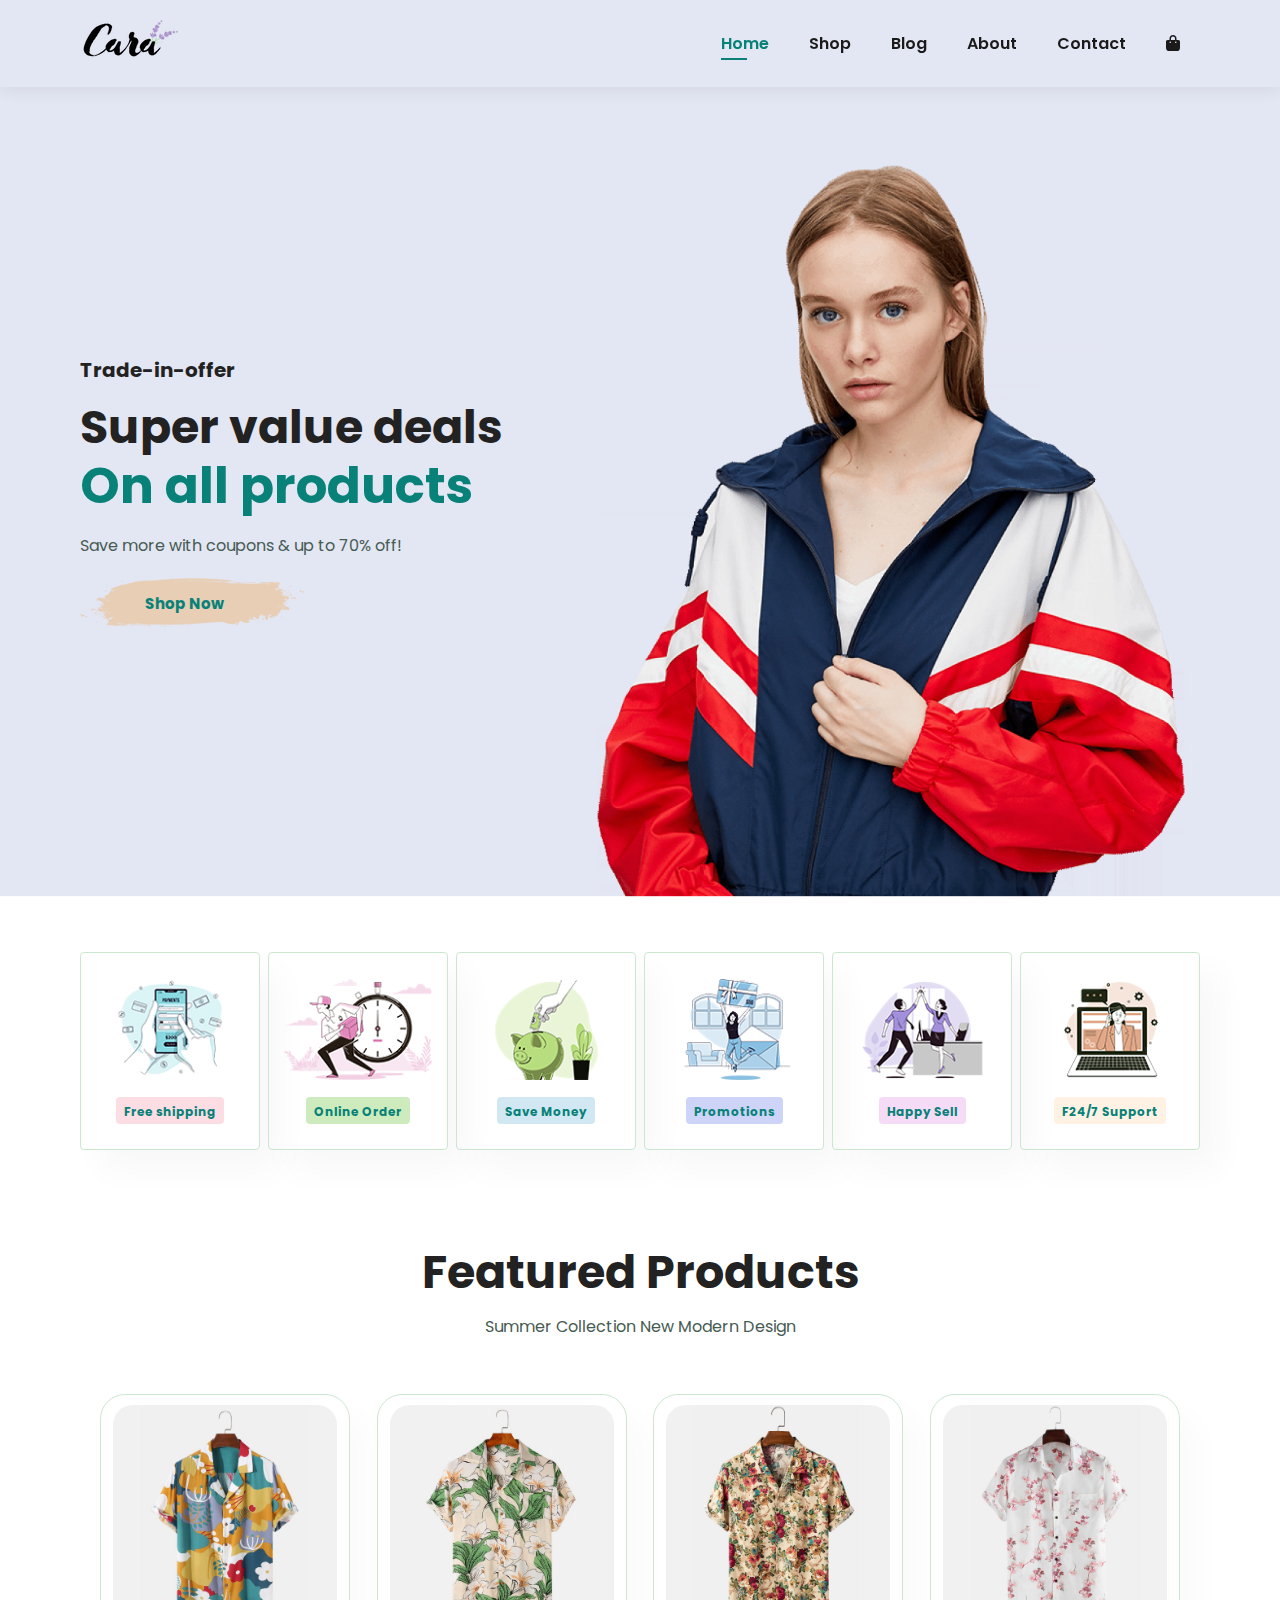
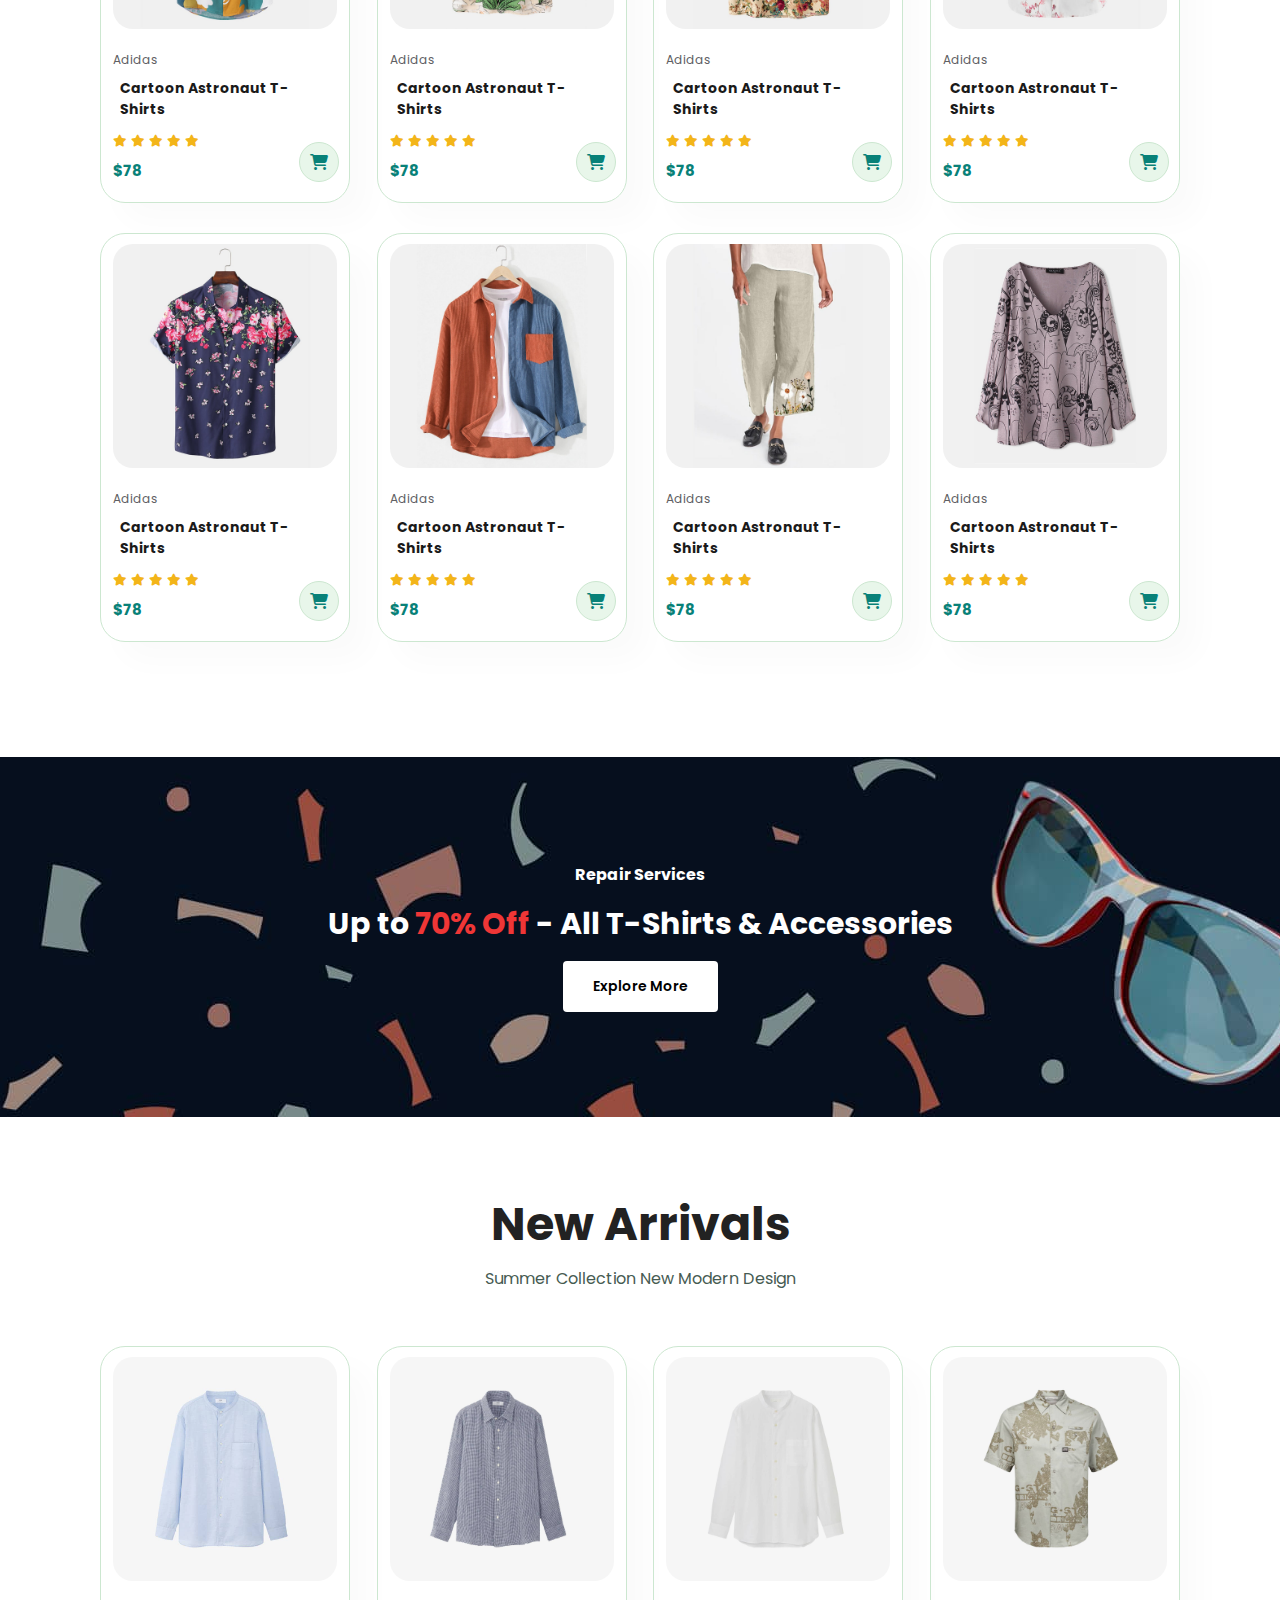
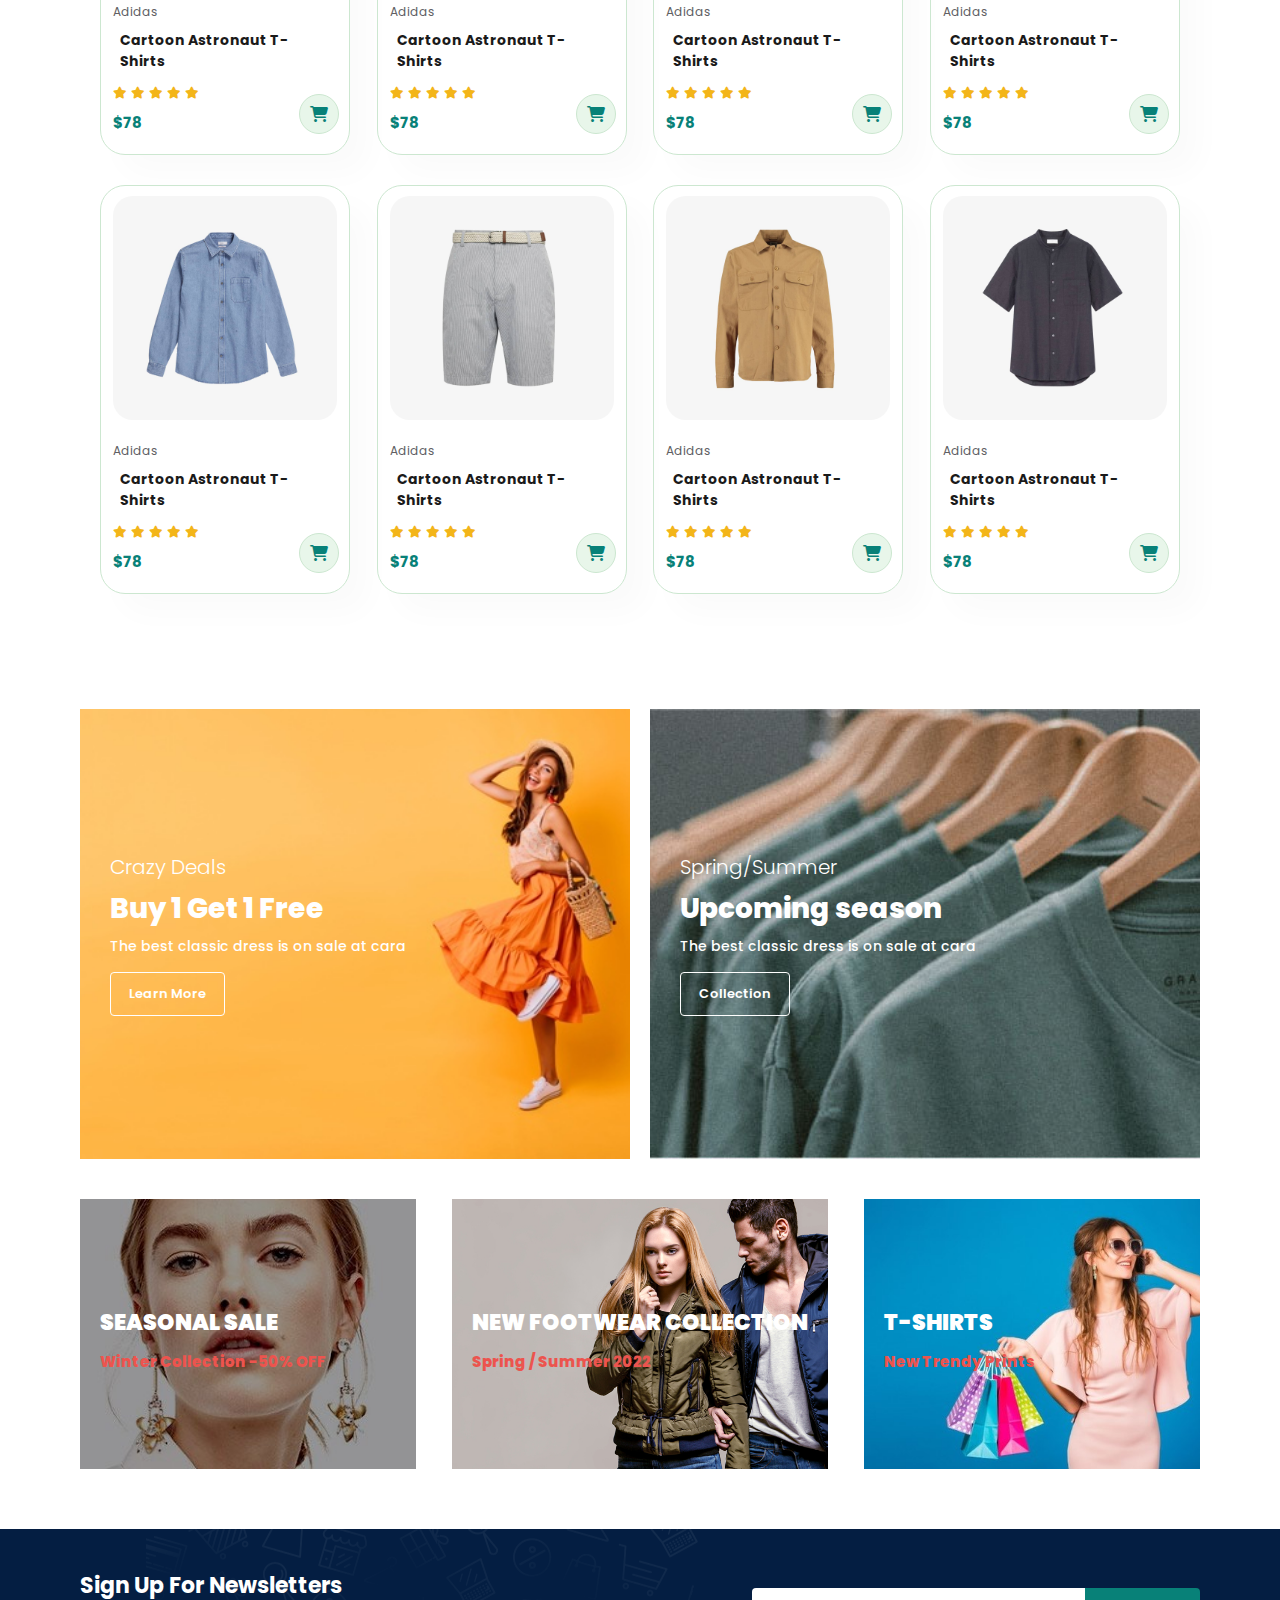
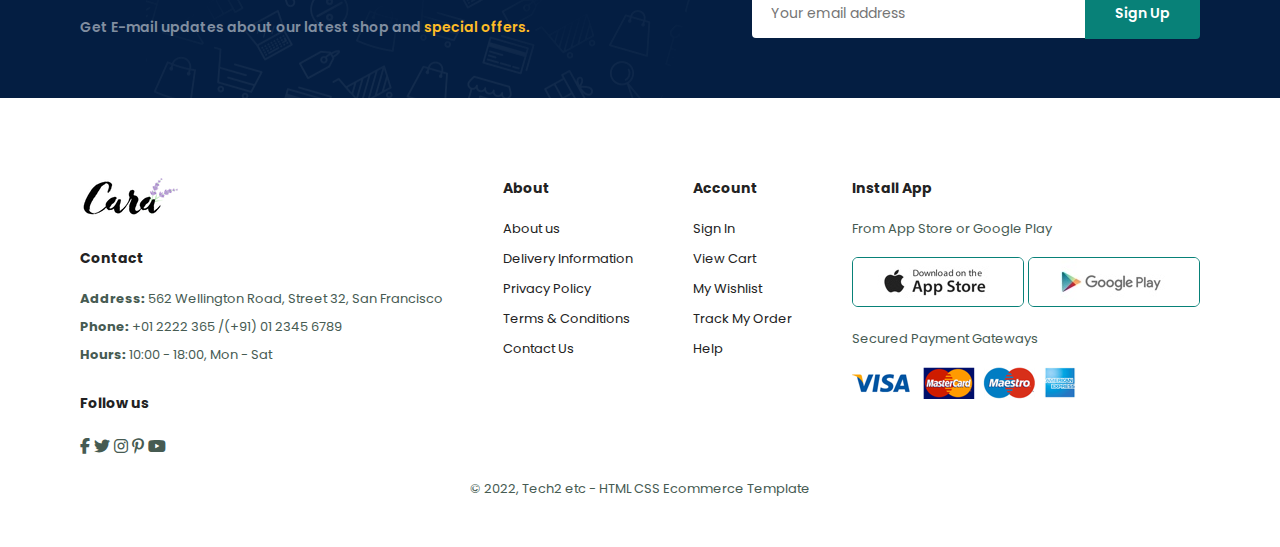
<file: index.html>
<!DOCTYPE html>
<html lang="en">
<head>
    <meta charset="UTF-8">
    <meta http-equiv="X-UA-Compatible" content="IE=edge">
    <meta name="viewport" content="width=device-width, initial-scale=1.0">
    <link rel="stylesheet" href="https://cdnjs.cloudflare.com/ajax/libs/font-awesome/6.2.1/css/all.min.css">
    <title>Ecommerce Website</title>
    <link rel="stylesheet" href="style.css">
</head>
<body>
    <section id="header">
        <a href="#"><img src="img/logo.png" class="logo" alt=""></a>

        <div>
            <ul id="navbar">
                <li><a class="active" href="index.html">Home</a></li>
                <li><a href="shop.html">Shop</a></li>
                <li><a href="blog.html">Blog</a></li>
                <li><a href="about.html">About</a></li>
                <li><a href="contact.html">Contact</a></li>
                <li id="lg-bag"><a href="cart.html"><i class="fa-solid fa-bag-shopping"></i></a></li>
                <a href="#" id="close"><i class="fa-solid fa-xmark"></i></a>
            </ul>
        </div>
        <div id="mobile">
            <a href="cart.html"><i class="fa-solid fa-bag-shopping"></i></a>
            <i id="bar" class="fa-solid fa-bars"></i>
        </div>
    </section>

    <section id="hero">
        <h4>Trade-in-offer</h4>
        <h2>Super value deals</h2>
        <h1>On all products</h1>
        <p>Save more with coupons & up to 70% off!</p>
        <button>Shop Now</button>
    </section>

    <section id="feature" class="section-p1">
        <div class="fe-box">
            <img src="img/features/f1.png" alt="">
            <h6>Free shipping</h6>
        </div>
        <div class="fe-box">
            <img src="img/features/f2.png" alt="">
            <h6>Online Order</h6>
        </div>
        <div class="fe-box">
            <img src="img/features/f3.png" alt="">
            <h6>Save Money</h6>
        </div>
        <div class="fe-box">
            <img src="img/features/f4.png" alt="">
            <h6>Promotions</h6>
        </div>
        <div class="fe-box">
            <img src="img/features/f5.png" alt="">
            <h6>Happy Sell</h6>
        </div>
        <div class="fe-box">
            <img src="img/features/f6.png" alt="">
            <h6>F24/7 Support</h6>
        </div>
    </section>

    <section id="product1" class="section-p1">
        <h2>Featured Products</h2>
        <p>Summer Collection New Modern Design</p>
        <div class="pro-container">
            <div class="pro" onclick="window.location.href='sproduct.html';">
                <img src="img/products/f1.jpg" alt="">
                <div class="des">
                    <span>Adidas</span>
                    <h5>Cartoon Astronaut T-Shirts</h5>
                    <div class="star">
                        <i class="fas fa-star"></i>
                        <i class="fas fa-star"></i>
                        <i class="fas fa-star"></i>
                        <i class="fas fa-star"></i>
                        <i class="fas fa-star"></i>
                    </div>
                    <h4>$78</h4>
                </div>
                <a class="cart" href="#"><i class="fa-solid fa-cart-shopping"></i></a>
            </div>
            <div class="pro">
                <img src="img/products/f2.jpg" alt="">
                <div class="des">
                    <span>Adidas</span>
                    <h5>Cartoon Astronaut T-Shirts</h5>
                    <div class="star">
                        <i class="fas fa-star"></i>
                        <i class="fas fa-star"></i>
                        <i class="fas fa-star"></i>
                        <i class="fas fa-star"></i>
                        <i class="fas fa-star"></i>
                    </div>
                    <h4>$78</h4>
                </div>
                <a class="cart" href="#"><i class="fa-solid fa-cart-shopping"></i></a>
            </div>
            <div class="pro">
                <img src="img/products/f3.jpg" alt="">
                <div class="des">
                    <span>Adidas</span>
                    <h5>Cartoon Astronaut T-Shirts</h5>
                    <div class="star">
                        <i class="fas fa-star"></i>
                        <i class="fas fa-star"></i>
                        <i class="fas fa-star"></i>
                        <i class="fas fa-star"></i>
                        <i class="fas fa-star"></i>
                    </div>
                    <h4>$78</h4>
                </div>
                <a class="cart" href="#"><i class="fa-solid fa-cart-shopping"></i></a>
            </div>
            <div class="pro">
                <img src="img/products/f4.jpg" alt="">
                <div class="des">
                    <span>Adidas</span>
                    <h5>Cartoon Astronaut T-Shirts</h5>
                    <div class="star">
                        <i class="fas fa-star"></i>
                        <i class="fas fa-star"></i>
                        <i class="fas fa-star"></i>
                        <i class="fas fa-star"></i>
                        <i class="fas fa-star"></i>
                    </div>
                    <h4>$78</h4>
                </div>
                <a class="cart" href="#"><i class="fa-solid fa-cart-shopping"></i></a>
            </div>
            <div class="pro">
                <img src="img/products/f5.jpg" alt="">
                <div class="des">
                    <span>Adidas</span>
                    <h5>Cartoon Astronaut T-Shirts</h5>
                    <div class="star">
                        <i class="fas fa-star"></i>
                        <i class="fas fa-star"></i>
                        <i class="fas fa-star"></i>
                        <i class="fas fa-star"></i>
                        <i class="fas fa-star"></i>
                    </div>
                    <h4>$78</h4>
                </div>
                <a class="cart" href="#"><i class="fa-solid fa-cart-shopping"></i></a>
            </div>
            <div class="pro">
                <img src="img/products/f6.jpg" alt="">
                <div class="des">
                    <span>Adidas</span>
                    <h5>Cartoon Astronaut T-Shirts</h5>
                    <div class="star">
                        <i class="fas fa-star"></i>
                        <i class="fas fa-star"></i>
                        <i class="fas fa-star"></i>
                        <i class="fas fa-star"></i>
                        <i class="fas fa-star"></i>
                    </div>
                    <h4>$78</h4>
                </div>
                <a class="cart" href="#"><i class="fa-solid fa-cart-shopping"></i></a>
            </div>
            <div class="pro">
                <img src="img/products/f7.jpg" alt="">
                <div class="des">
                    <span>Adidas</span>
                    <h5>Cartoon Astronaut T-Shirts</h5>
                    <div class="star">
                        <i class="fas fa-star"></i>
                        <i class="fas fa-star"></i>
                        <i class="fas fa-star"></i>
                        <i class="fas fa-star"></i>
                        <i class="fas fa-star"></i>
                    </div>
                    <h4>$78</h4>
                </div>
                <a class="cart" href="#"><i class="fa-solid fa-cart-shopping"></i></a>
            </div>
            <div class="pro">
                <img src="img/products/f8.jpg" alt="">
                <div class="des">
                    <span>Adidas</span>
                    <h5>Cartoon Astronaut T-Shirts</h5>
                    <div class="star">
                        <i class="fas fa-star"></i>
                        <i class="fas fa-star"></i>
                        <i class="fas fa-star"></i>
                        <i class="fas fa-star"></i>
                        <i class="fas fa-star"></i>
                    </div>
                    <h4>$78</h4>
                </div>
                <a class="cart" href="#"><i class="fa-solid fa-cart-shopping"></i></a>
            </div>
        </div>
    </section>

    <section id="banner" class="section-m1">
        <h4>Repair Services</h4>
        <h2>Up to <span>70% Off</span> - All T-Shirts & Accessories</h2>
        <button class="normal">Explore More</button>
    </section>

    <section id="product1" class="section-p1">
        <h2>New Arrivals</h2>
        <p>Summer Collection New Modern Design</p>
        <div class="pro-container">
            <div class="pro">
                <img src="img/products/n1.jpg" alt="">
                <div class="des">
                    <span>Adidas</span>
                    <h5>Cartoon Astronaut T-Shirts</h5>
                    <div class="star">
                        <i class="fas fa-star"></i>
                        <i class="fas fa-star"></i>
                        <i class="fas fa-star"></i>
                        <i class="fas fa-star"></i>
                        <i class="fas fa-star"></i>
                    </div>
                    <h4>$78</h4>
                </div>
                <a class="cart" href="#"><i class="fa-solid fa-cart-shopping"></i></a>
            </div>
            <div class="pro">
                <img src="img/products/n2.jpg" alt="">
                <div class="des">
                    <span>Adidas</span>
                    <h5>Cartoon Astronaut T-Shirts</h5>
                    <div class="star">
                        <i class="fas fa-star"></i>
                        <i class="fas fa-star"></i>
                        <i class="fas fa-star"></i>
                        <i class="fas fa-star"></i>
                        <i class="fas fa-star"></i>
                    </div>
                    <h4>$78</h4>
                </div>
                <a class="cart" href="#"><i class="fa-solid fa-cart-shopping"></i></a>
            </div>
            <div class="pro">
                <img src="img/products/n3.jpg" alt="">
                <div class="des">
                    <span>Adidas</span>
                    <h5>Cartoon Astronaut T-Shirts</h5>
                    <div class="star">
                        <i class="fas fa-star"></i>
                        <i class="fas fa-star"></i>
                        <i class="fas fa-star"></i>
                        <i class="fas fa-star"></i>
                        <i class="fas fa-star"></i>
                    </div>
                    <h4>$78</h4>
                </div>
                <a class="cart" href="#"><i class="fa-solid fa-cart-shopping"></i></a>
            </div>
            <div class="pro">
                <img src="img/products/n4.jpg" alt="">
                <div class="des">
                    <span>Adidas</span>
                    <h5>Cartoon Astronaut T-Shirts</h5>
                    <div class="star">
                        <i class="fas fa-star"></i>
                        <i class="fas fa-star"></i>
                        <i class="fas fa-star"></i>
                        <i class="fas fa-star"></i>
                        <i class="fas fa-star"></i>
                    </div>
                    <h4>$78</h4>
                </div>
                <a class="cart" href="#"><i class="fa-solid fa-cart-shopping"></i></a>
            </div>
            <div class="pro">
                <img src="img/products/n5.jpg" alt="">
                <div class="des">
                    <span>Adidas</span>
                    <h5>Cartoon Astronaut T-Shirts</h5>
                    <div class="star">
                        <i class="fas fa-star"></i>
                        <i class="fas fa-star"></i>
                        <i class="fas fa-star"></i>
                        <i class="fas fa-star"></i>
                        <i class="fas fa-star"></i>
                    </div>
                    <h4>$78</h4>
                </div>
                <a class="cart" href="#"><i class="fa-solid fa-cart-shopping"></i></a>
            </div>
            <div class="pro">
                <img src="img/products/n6.jpg" alt="">
                <div class="des">
                    <span>Adidas</span>
                    <h5>Cartoon Astronaut T-Shirts</h5>
                    <div class="star">
                        <i class="fas fa-star"></i>
                        <i class="fas fa-star"></i>
                        <i class="fas fa-star"></i>
                        <i class="fas fa-star"></i>
                        <i class="fas fa-star"></i>
                    </div>
                    <h4>$78</h4>
                </div>
                <a class="cart" href="#"><i class="fa-solid fa-cart-shopping"></i></a>
            </div>
            <div class="pro">
                <img src="img/products/n7.jpg" alt="">
                <div class="des">
                    <span>Adidas</span>
                    <h5>Cartoon Astronaut T-Shirts</h5>
                    <div class="star">
                        <i class="fas fa-star"></i>
                        <i class="fas fa-star"></i>
                        <i class="fas fa-star"></i>
                        <i class="fas fa-star"></i>
                        <i class="fas fa-star"></i>
                    </div>
                    <h4>$78</h4>
                </div>
                <a class="cart" href="#"><i class="fa-solid fa-cart-shopping"></i></a>
            </div>
            <div class="pro">
                <img src="img/products/n8.jpg" alt="">
                <div class="des">
                    <span>Adidas</span>
                    <h5>Cartoon Astronaut T-Shirts</h5>
                    <div class="star">
                        <i class="fas fa-star"></i>
                        <i class="fas fa-star"></i>
                        <i class="fas fa-star"></i>
                        <i class="fas fa-star"></i>
                        <i class="fas fa-star"></i>
                    </div>
                    <h4>$78</h4>
                </div>
                <a class="cart" href="#"><i class="fa-solid fa-cart-shopping"></i></a>
            </div>
        </div>
    </section>

    <section id="sm-banner" class="section-p1">
        <div class="banner-box">
            <h4>Crazy Deals</h4>
            <h2>Buy 1 Get 1 Free</h2>
            <span>The best classic dress is on sale at cara</span>
            <button class="white">Learn More</button>
        </div>
        <div class="banner-box banner-box2">
            <h4>Spring/Summer</h4>
            <h2>Upcoming season</h2>
            <span>The best classic dress is on sale at cara</span>
            <button class="white">Collection</button>
        </div>
    </section>

    <section id="banner3">
        <div class="banner-box">
            <h2>SEASONAL SALE</h2>
            <h3>Winter Collection -50% OFF</h3>
        </div>
        <div class="banner-box banner-box2">
            <h2>NEW FOOTWEAR COLLECTION</h2>
            <h3>Spring / Summer 2022</h3>
        </div>
        <div class="banner-box banner-box3">
            <h2>T-SHIRTS</h2>
            <h3>New Trendy Prints</h3>
        </div>
    </section>

    <section id="newsletter" class="section-p1 section-m1">
        <div class="newstext">
            <h4>Sign Up For Newsletters</h4>
            <p>Get E-mail updates about our latest shop and <span>special offers.</span></p>
        </div>
        <div class="form">
            <input type="text" placeholder="Your email address">
            <button  class="normal">Sign Up</button>
        </div>
    </section>

    <footer class="section-p1">
        <div class="col">
            <img class="logo" src="img/logo.png" alt="">
            <h4>Contact</h4>
            <p><strong>Address: </strong> 562 Wellington Road, Street 32, San Francisco</p>
            <p><strong>Phone: </strong> +01 2222 365 /(+91) 01 2345 6789</p>
            <p><strong>Hours: </strong> 10:00 - 18:00, Mon - Sat</p>
            <div class="follow">
                <h4>Follow us</h4>
                <div class="icon">
                    <i class="fa-brands fa-facebook-f"></i>
                    <i class="fa-brands fa-twitter"></i>
                    <i class="fa-brands fa-instagram"></i>
                    <i class="fa-brands fa-pinterest-p"></i>
                    <i class="fa-brands fa-youtube"></i>
                </div>
            </div>
        </div>

        <div class="col">
            <h4>About</h4>
            <a href="#">About us</a>
            <a href="#">Delivery Information</a>
            <a href="#">Privacy Policy</a>
            <a href="#">Terms & Conditions</a>
            <a href="#">Contact Us</a>
        </div>

        <div class="col">
            <h4>Account</h4>
            <a href="#">Sign In</a>
            <a href="#">View Cart</a>
            <a href="#">My Wishlist</a>
            <a href="#">Track My Order</a>
            <a href="#">Help</a>
        </div>

        <div class="col install">
            <h4>Install App</h4>
            <p>From App Store or Google Play</p>
            <div class="row">
                <img src="img/pay/app.jpg" alt="">
                <img src="img/pay/play.jpg" alt="">
            </div>
            <p>Secured Payment Gateways</p>
            <img src="img/pay/pay.png" alt="">
        </div>

        <div class="copyright">
            <p>© 2022, Tech2 etc - HTML CSS Ecommerce Template</p>
        </div>
    </footer>


    <script src="script.js"></script>
</body>
</html>
</file>
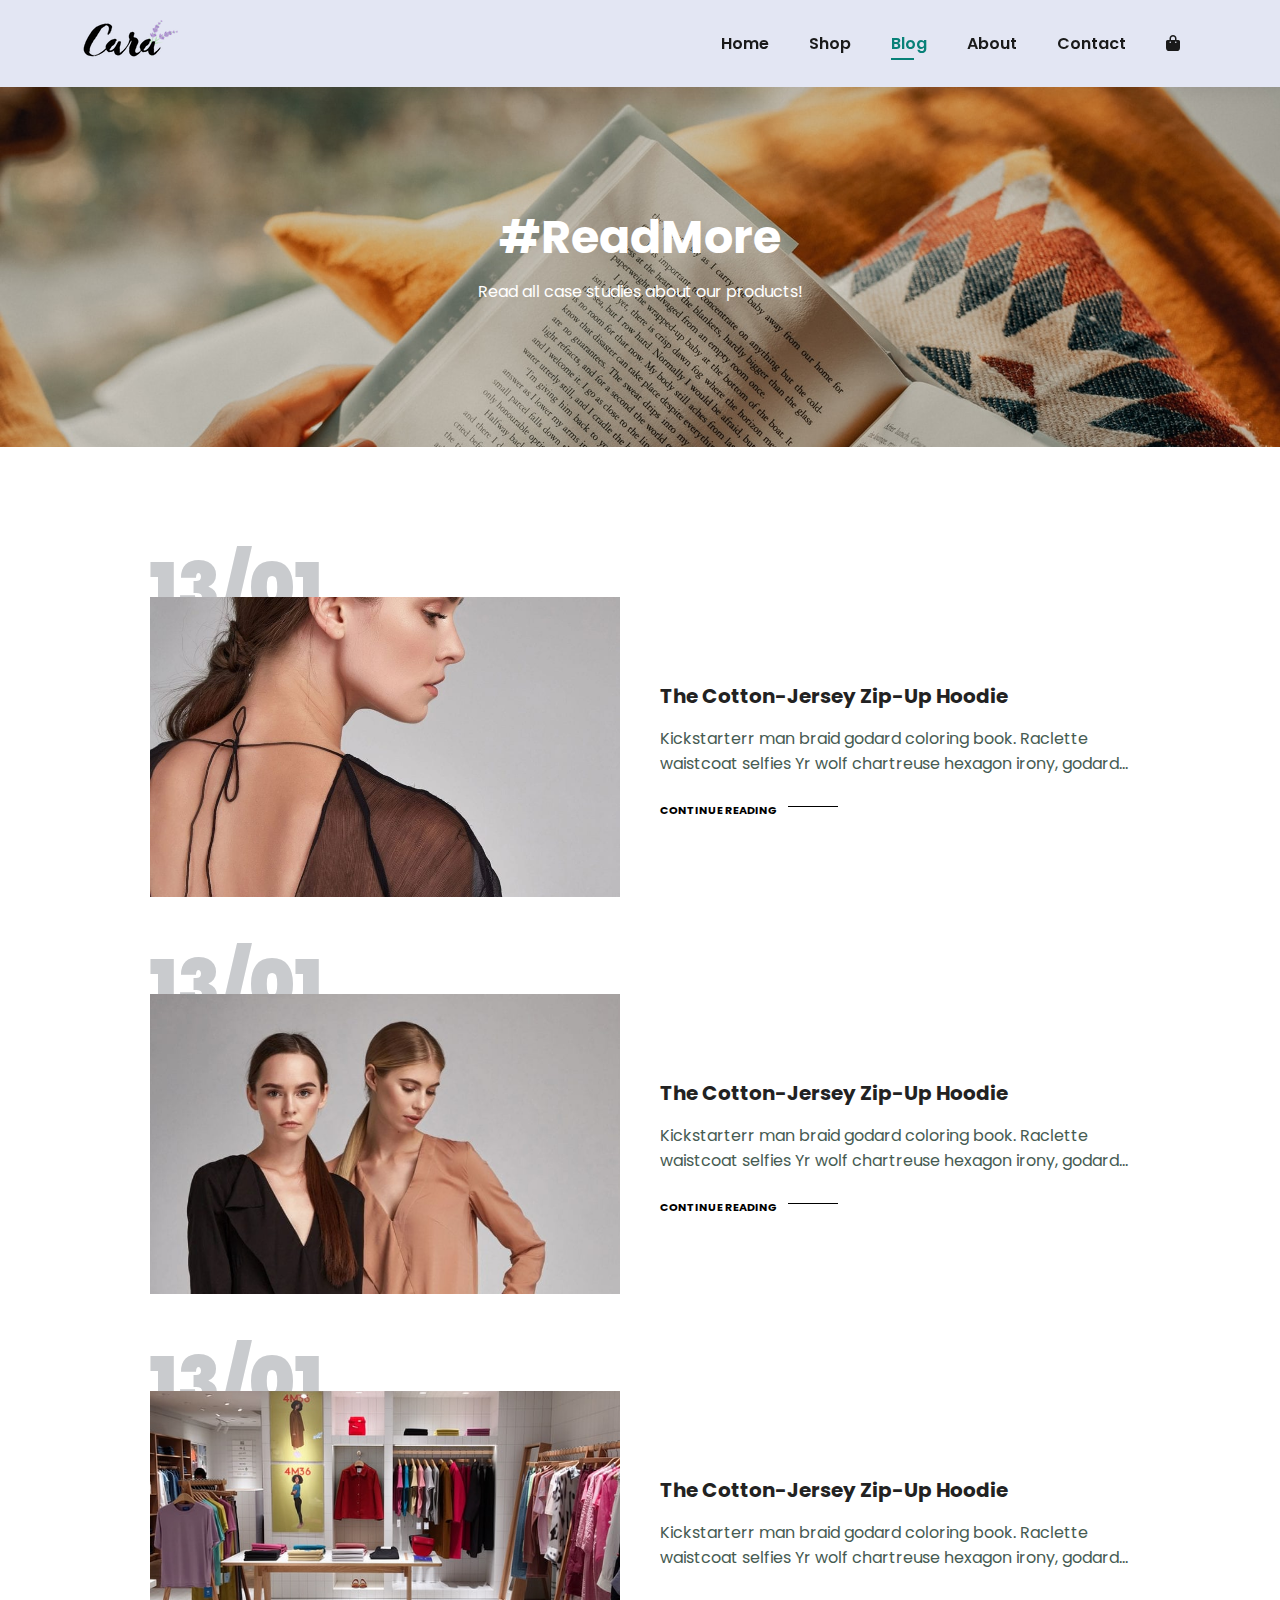
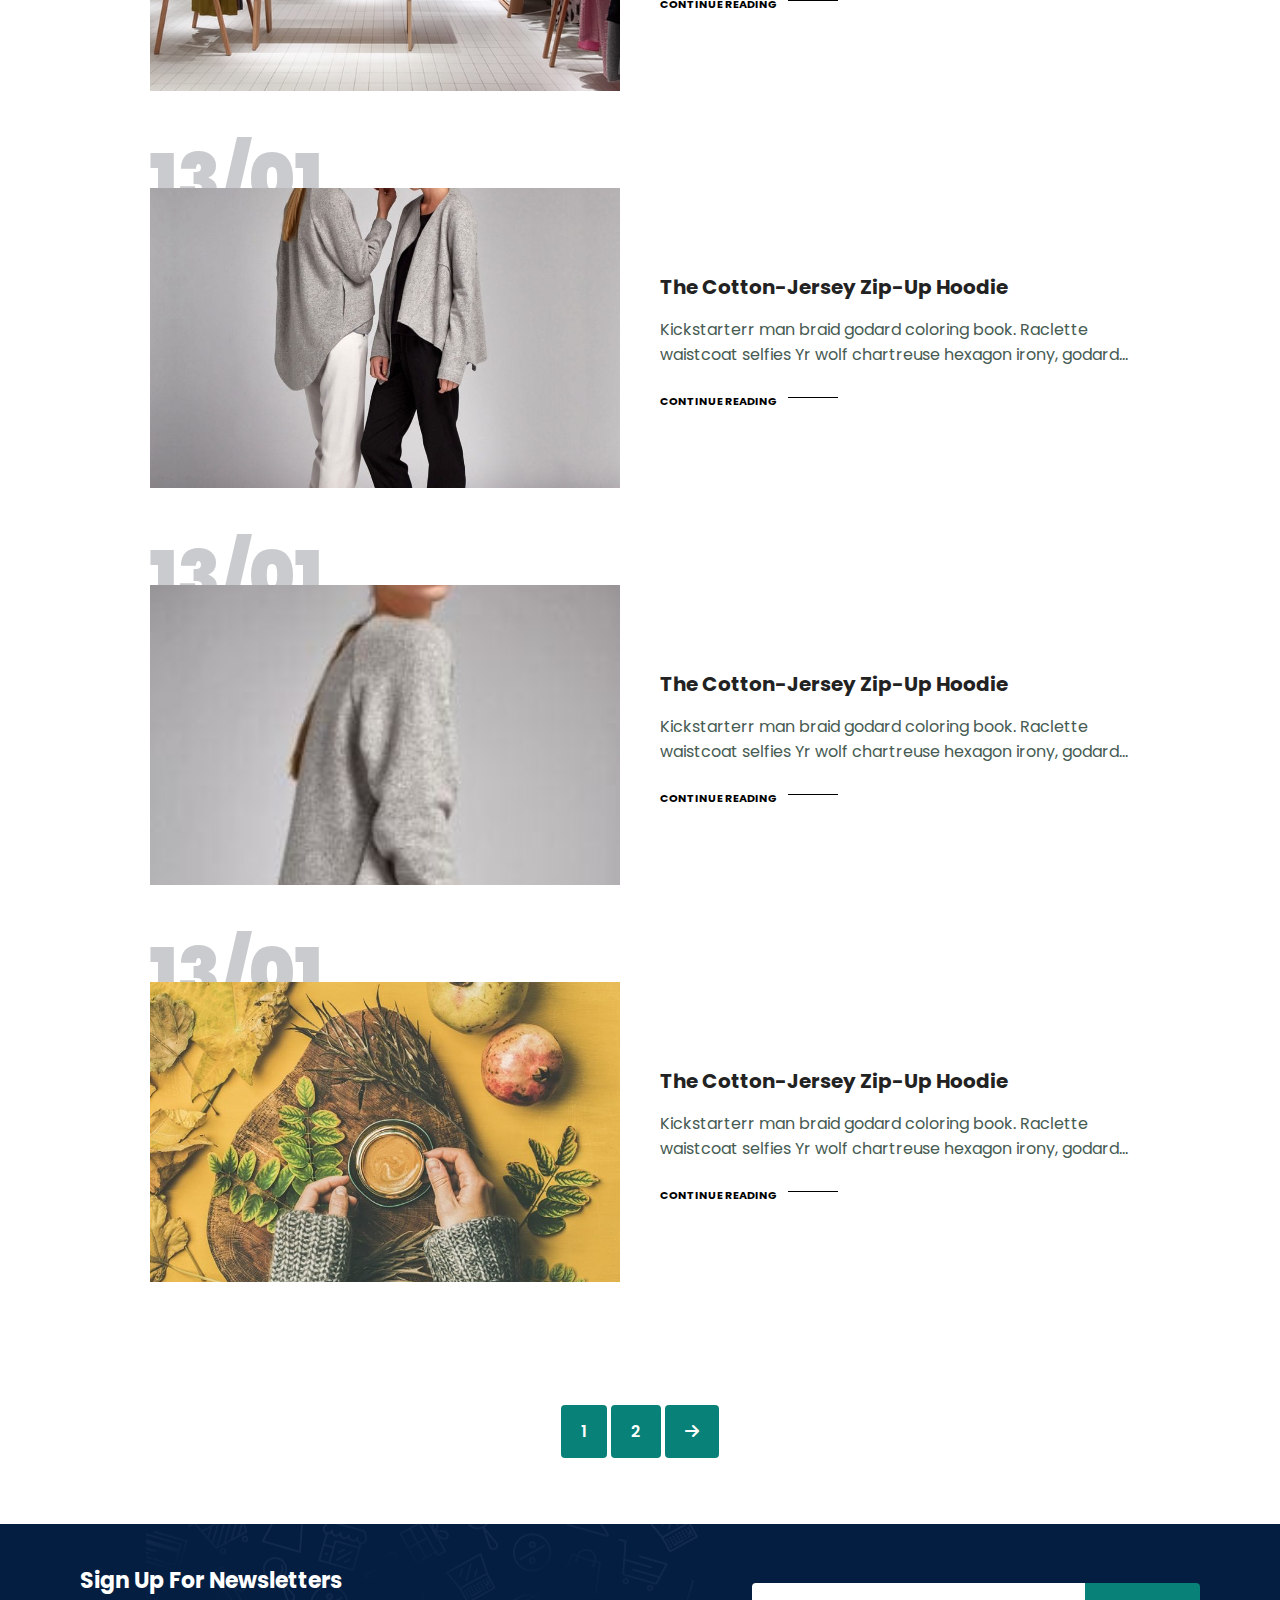
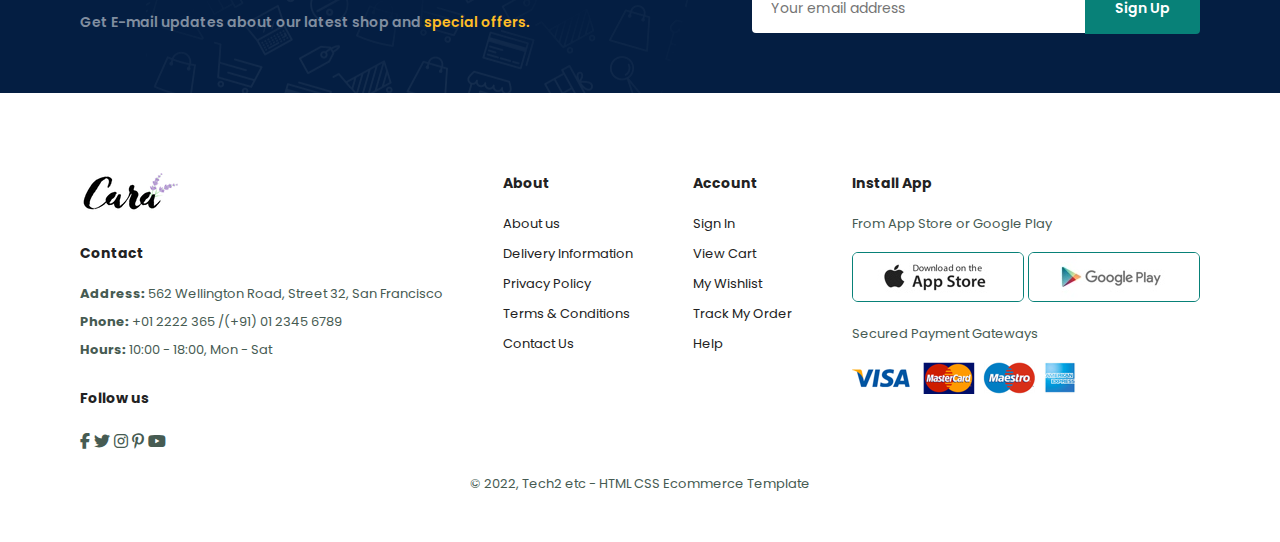
<file: blog.html>
<!DOCTYPE html>
<html lang="en">
<head>
    <meta charset="UTF-8">
    <meta http-equiv="X-UA-Compatible" content="IE=edge">
    <meta name="viewport" content="width=device-width, initial-scale=1.0">
    <link rel="stylesheet" href="https://cdnjs.cloudflare.com/ajax/libs/font-awesome/6.2.1/css/all.min.css">
    <title>Ecommerce Website</title>
    <link rel="stylesheet" href="style.css">
</head>
<body>
    <section id="header">
        <a href="#"><img src="img/logo.png" class="logo" alt=""></a>

        <div>
            <ul id="navbar">
                <li><a href="index.html">Home</a></li>
                <li><a href="shop.html">Shop</a></li>
                <li><a class="active" href="blog.html">Blog</a></li>
                <li><a href="about.html">About</a></li>
                <li><a href="contact.html">Contact</a></li>
                <li id="lg-bag"><a href="cart.html"><i class="fa-solid fa-bag-shopping"></i></a></li>
                <a href="#" id="close"><i class="fa-solid fa-xmark"></i></a>
            </ul>
        </div>
        <div id="mobile">
            <a href="cart.html"><i class="fa-solid fa-bag-shopping"></i></a>
            <i id="bar" class="fa-solid fa-bars"></i>
        </div>
    </section>

    <section id="page-header" class="blog-header">
        <h2>#ReadMore</h2>
        <p>Read all case studies about our products!</p>
    </section>

    <section id="blog">
        <div class="blog-box">
            <div class="blog-image">
                <img src="img/blog/b1.jpg" alt="">
            </div>
            <div class="blog-details">
                <h4>The Cotton-Jersey Zip-Up Hoodie</h4>
                <p>Kickstarterr man braid godard coloring book. Raclette waistcoat selfies Yr 
                    wolf chartreuse hexagon irony, godard...</p>
                <a href="#">CONTINUE READING</a>
            </div>
            <h1>13/01</h1>
        </div>
        <div class="blog-box">
            <div class="blog-image">
                <img src="img/blog/b2.jpg" alt="">
            </div>
            <div class="blog-details">
                <h4>The Cotton-Jersey Zip-Up Hoodie</h4>
                <p>Kickstarterr man braid godard coloring book. Raclette waistcoat selfies Yr 
                    wolf chartreuse hexagon irony, godard...</p>
                <a href="#">CONTINUE READING</a>
            </div>
            <h1>13/01</h1>
        </div>
        <div class="blog-box">
            <div class="blog-image">
                <img src="img/blog/b3.jpg" alt="">
            </div>
            <div class="blog-details">
                <h4>The Cotton-Jersey Zip-Up Hoodie</h4>
                <p>Kickstarterr man braid godard coloring book. Raclette waistcoat selfies Yr 
                    wolf chartreuse hexagon irony, godard...</p>
                <a href="#">CONTINUE READING</a>
            </div>
            <h1>13/01</h1>
        </div>
        <div class="blog-box">
            <div class="blog-image">
                <img src="img/blog/b4.jpg" alt="">
            </div>
            <div class="blog-details">
                <h4>The Cotton-Jersey Zip-Up Hoodie</h4>
                <p>Kickstarterr man braid godard coloring book. Raclette waistcoat selfies Yr 
                    wolf chartreuse hexagon irony, godard...</p>
                <a href="#">CONTINUE READING</a>
            </div>
            <h1>13/01</h1>
        </div>
        <div class="blog-box">
            <div class="blog-image">
                <img src="img/blog/b5.jpg" alt="">
            </div>
            <div class="blog-details">
                <h4>The Cotton-Jersey Zip-Up Hoodie</h4>
                <p>Kickstarterr man braid godard coloring book. Raclette waistcoat selfies Yr 
                    wolf chartreuse hexagon irony, godard...</p>
                <a href="#">CONTINUE READING</a>
            </div>
            <h1>13/01</h1>
        </div>
        <div class="blog-box">
            <div class="blog-image">
                <img src="img/blog/b6.jpg" alt="">
            </div>
            <div class="blog-details">
                <h4>The Cotton-Jersey Zip-Up Hoodie</h4>
                <p>Kickstarterr man braid godard coloring book. Raclette waistcoat selfies Yr 
                    wolf chartreuse hexagon irony, godard...</p>
                <a href="#">CONTINUE READING</a>
            </div>
            <h1>13/01</h1>
        </div>
    </section>

    <section id="pagination" class="section-p1">
        <a href="#">1</a>
        <a href="#">2</a>
        <a href="#"><i class="fa-solid fa-arrow-right"></i></a>
    </section>

    <section id="newsletter" class="section-p1 section-m1">
        <div class="newstext">
            <h4>Sign Up For Newsletters</h4>
            <p>Get E-mail updates about our latest shop and <span>special offers.</span></p>
        </div>
        <div class="form">
            <input type="text" placeholder="Your email address">
            <button  class="normal">Sign Up</button>
        </div>
    </section>

    <footer class="section-p1">
        <div class="col">
            <img class="logo" src="img/logo.png" alt="">
            <h4>Contact</h4>
            <p><strong>Address: </strong> 562 Wellington Road, Street 32, San Francisco</p>
            <p><strong>Phone: </strong> +01 2222 365 /(+91) 01 2345 6789</p>
            <p><strong>Hours: </strong> 10:00 - 18:00, Mon - Sat</p>
            <div class="follow">
                <h4>Follow us</h4>
                <div class="icon">
                    <i class="fa-brands fa-facebook-f"></i>
                    <i class="fa-brands fa-twitter"></i>
                    <i class="fa-brands fa-instagram"></i>
                    <i class="fa-brands fa-pinterest-p"></i>
                    <i class="fa-brands fa-youtube"></i>
                </div>
            </div>
        </div>

        <div class="col">
            <h4>About</h4>
            <a href="#">About us</a>
            <a href="#">Delivery Information</a>
            <a href="#">Privacy Policy</a>
            <a href="#">Terms & Conditions</a>
            <a href="#">Contact Us</a>
        </div>

        <div class="col">
            <h4>Account</h4>
            <a href="#">Sign In</a>
            <a href="#">View Cart</a>
            <a href="#">My Wishlist</a>
            <a href="#">Track My Order</a>
            <a href="#">Help</a>
        </div>

        <div class="col install">
            <h4>Install App</h4>
            <p>From App Store or Google Play</p>
            <div class="row">
                <img src="img/pay/app.jpg" alt="">
                <img src="img/pay/play.jpg" alt="">
            </div>
            <p>Secured Payment Gateways</p>
            <img src="img/pay/pay.png" alt="">
        </div>

        <div class="copyright">
            <p>© 2022, Tech2 etc - HTML CSS Ecommerce Template</p>
        </div>
    </footer>


    <script src="script.js"></script>
</body>
</html>
</file>
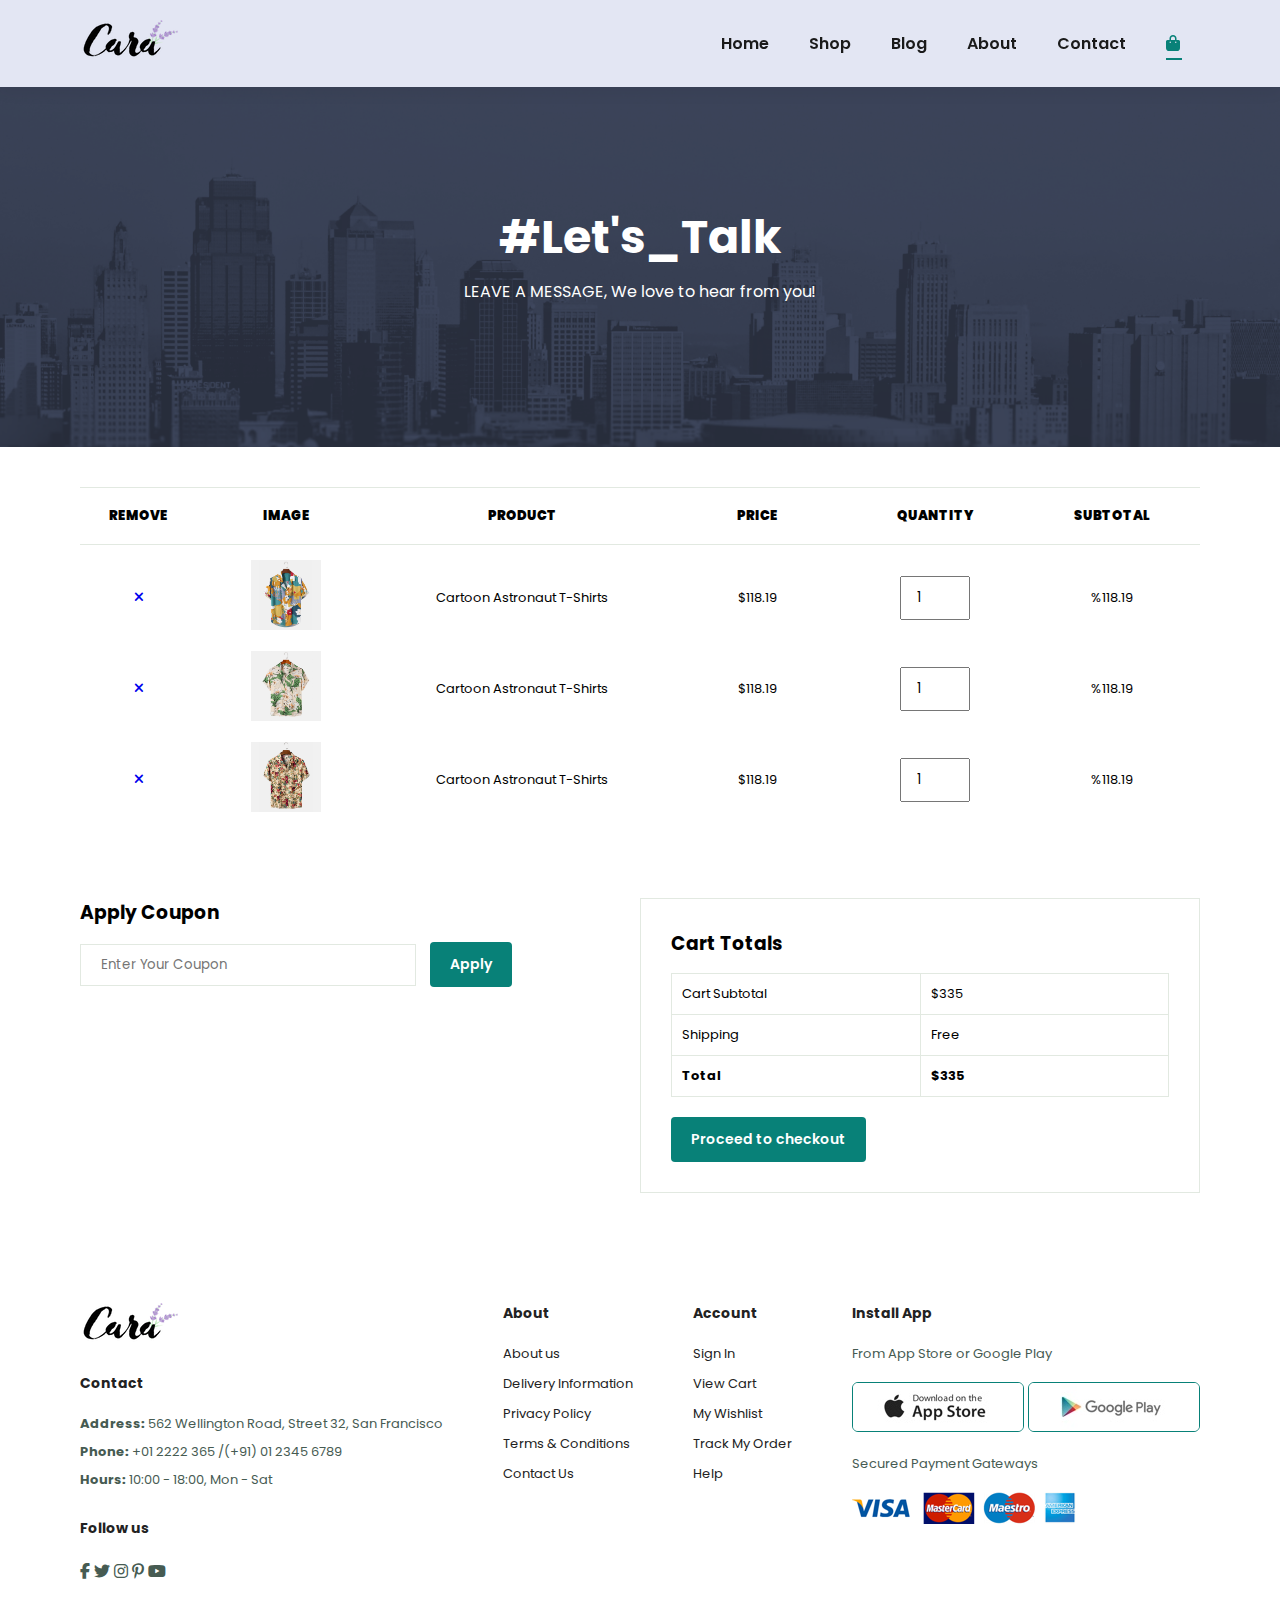
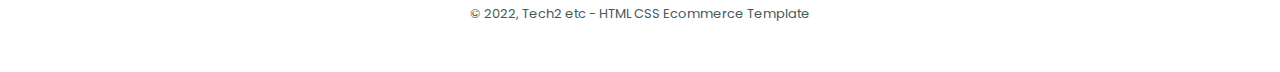
<file: cart.html>
<!DOCTYPE html>
<html lang="en">
<head>
    <meta charset="UTF-8">
    <meta http-equiv="X-UA-Compatible" content="IE=edge">
    <meta name="viewport" content="width=device-width, initial-scale=1.0">
    <link rel="stylesheet" href="https://cdnjs.cloudflare.com/ajax/libs/font-awesome/6.2.1/css/all.min.css">
    <title>Ecommerce Website</title>
    <link rel="stylesheet" href="style.css">
</head>
<body>
    <section id="header">
        <a href="#"><img src="img/logo.png" class="logo" alt=""></a>

        <div>
            <ul id="navbar">
                <li><a href="index.html">Home</a></li>
                <li><a href="shop.html">Shop</a></li>
                <li><a href="blog.html">Blog</a></li>
                <li><a href="about.html">About</a></li>
                <li><a href="contact.html">Contact</a></li>
                <li id="lg-bag"><a class="active" href="cart.html"><i class="fa-solid fa-bag-shopping"></i></a></li>
                <a href="#" id="close"><i class="fa-solid fa-xmark"></i></a>
            </ul>
        </div>
        <div id="mobile">
            <a href="cart.html"><i class="fa-solid fa-bag-shopping"></i></a>
            <i id="bar" class="fa-solid fa-bars"></i>
        </div>
    </section>

    <section id="page-header" class="about-header">
        <h2>#Let's_Talk</h2>
        <p>LEAVE A MESSAGE, We love to hear from you!</p>
    </section>

    <section id="cart" class="section-p1">
        <table width="100%">
            <thead>
                <tr>
                    <td>Remove</td>
                    <td>Image</td>
                    <td>Product</td>
                    <td>Price</td>
                    <td>Quantity</td>
                    <td>Subtotal</td>
                </tr>
            </thead>
            <tbody>
                <tr>
                    <td><a href="#"><i class="fa-solid fa-times"></i></a></td>
                    <td><img src="img/products/f1.jpg" alt=""></td>
                    <td>Cartoon Astronaut T-Shirts</td>
                    <td>$118.19</td>
                    <td><input type="number" value="1"></td>
                    <td>%118.19</td>
                </tr>
                <tr>
                    <td><a href="#"><i class="fa-solid fa-times"></i></a></td>
                    <td><img src="img/products/f2.jpg" alt=""></td>
                    <td>Cartoon Astronaut T-Shirts</td>
                    <td>$118.19</td>
                    <td><input type="number" value="1"></td>
                    <td>%118.19</td>
                </tr>
                <tr>
                    <td><a href="#"><i class="fa-solid fa-times"></i></a></td>
                    <td><img src="img/products/f3.jpg" alt=""></td>
                    <td>Cartoon Astronaut T-Shirts</td>
                    <td>$118.19</td>
                    <td><input type="number" value="1"></td>
                    <td>%118.19</td>
                </tr>
            </tbody>
        </table>
    </section>

    <section id="cart-add" class="section-p1">
        <div id="coupon">
            <h3>Apply Coupon</h3>
            <div>
                <input type="text" placeholder="Enter Your Coupon">
                <button class="normal">Apply</button>
            </div>
        </div>

        <div id="subtotal">
            <h3>Cart Totals</h3>
            <table>
                <tr>
                    <td>Cart Subtotal</td>
                    <td>$335</td>
                </tr>
                <tr>
                    <td>Shipping</td>
                    <td>Free</td>
                </tr>
                <tr>
                    <td><strong>Total</strong></td>
                    <td><strong>$335</strong></td>
                </tr>
            </table>
            <button class="normal">Proceed to checkout</button>
        </div>
    </section>

    <footer class="section-p1">
        <div class="col">
            <img class="logo" src="img/logo.png" alt="">
            <h4>Contact</h4>
            <p><strong>Address: </strong> 562 Wellington Road, Street 32, San Francisco</p>
            <p><strong>Phone: </strong> +01 2222 365 /(+91) 01 2345 6789</p>
            <p><strong>Hours: </strong> 10:00 - 18:00, Mon - Sat</p>
            <div class="follow">
                <h4>Follow us</h4>
                <div class="icon">
                    <i class="fa-brands fa-facebook-f"></i>
                    <i class="fa-brands fa-twitter"></i>
                    <i class="fa-brands fa-instagram"></i>
                    <i class="fa-brands fa-pinterest-p"></i>
                    <i class="fa-brands fa-youtube"></i>
                </div>
            </div>
        </div>

        <div class="col">
            <h4>About</h4>
            <a href="#">About us</a>
            <a href="#">Delivery Information</a>
            <a href="#">Privacy Policy</a>
            <a href="#">Terms & Conditions</a>
            <a href="#">Contact Us</a>
        </div>

        <div class="col">
            <h4>Account</h4>
            <a href="#">Sign In</a>
            <a href="#">View Cart</a>
            <a href="#">My Wishlist</a>
            <a href="#">Track My Order</a>
            <a href="#">Help</a>
        </div>

        <div class="col install">
            <h4>Install App</h4>
            <p>From App Store or Google Play</p>
            <div class="row">
                <img src="img/pay/app.jpg" alt="">
                <img src="img/pay/play.jpg" alt="">
            </div>
            <p>Secured Payment Gateways</p>
            <img src="img/pay/pay.png" alt="">
        </div>

        <div class="copyright">
            <p>© 2022, Tech2 etc - HTML CSS Ecommerce Template</p>
        </div>
    </footer>


    <script src="script.js"></script>
</body>
</html>
</file>
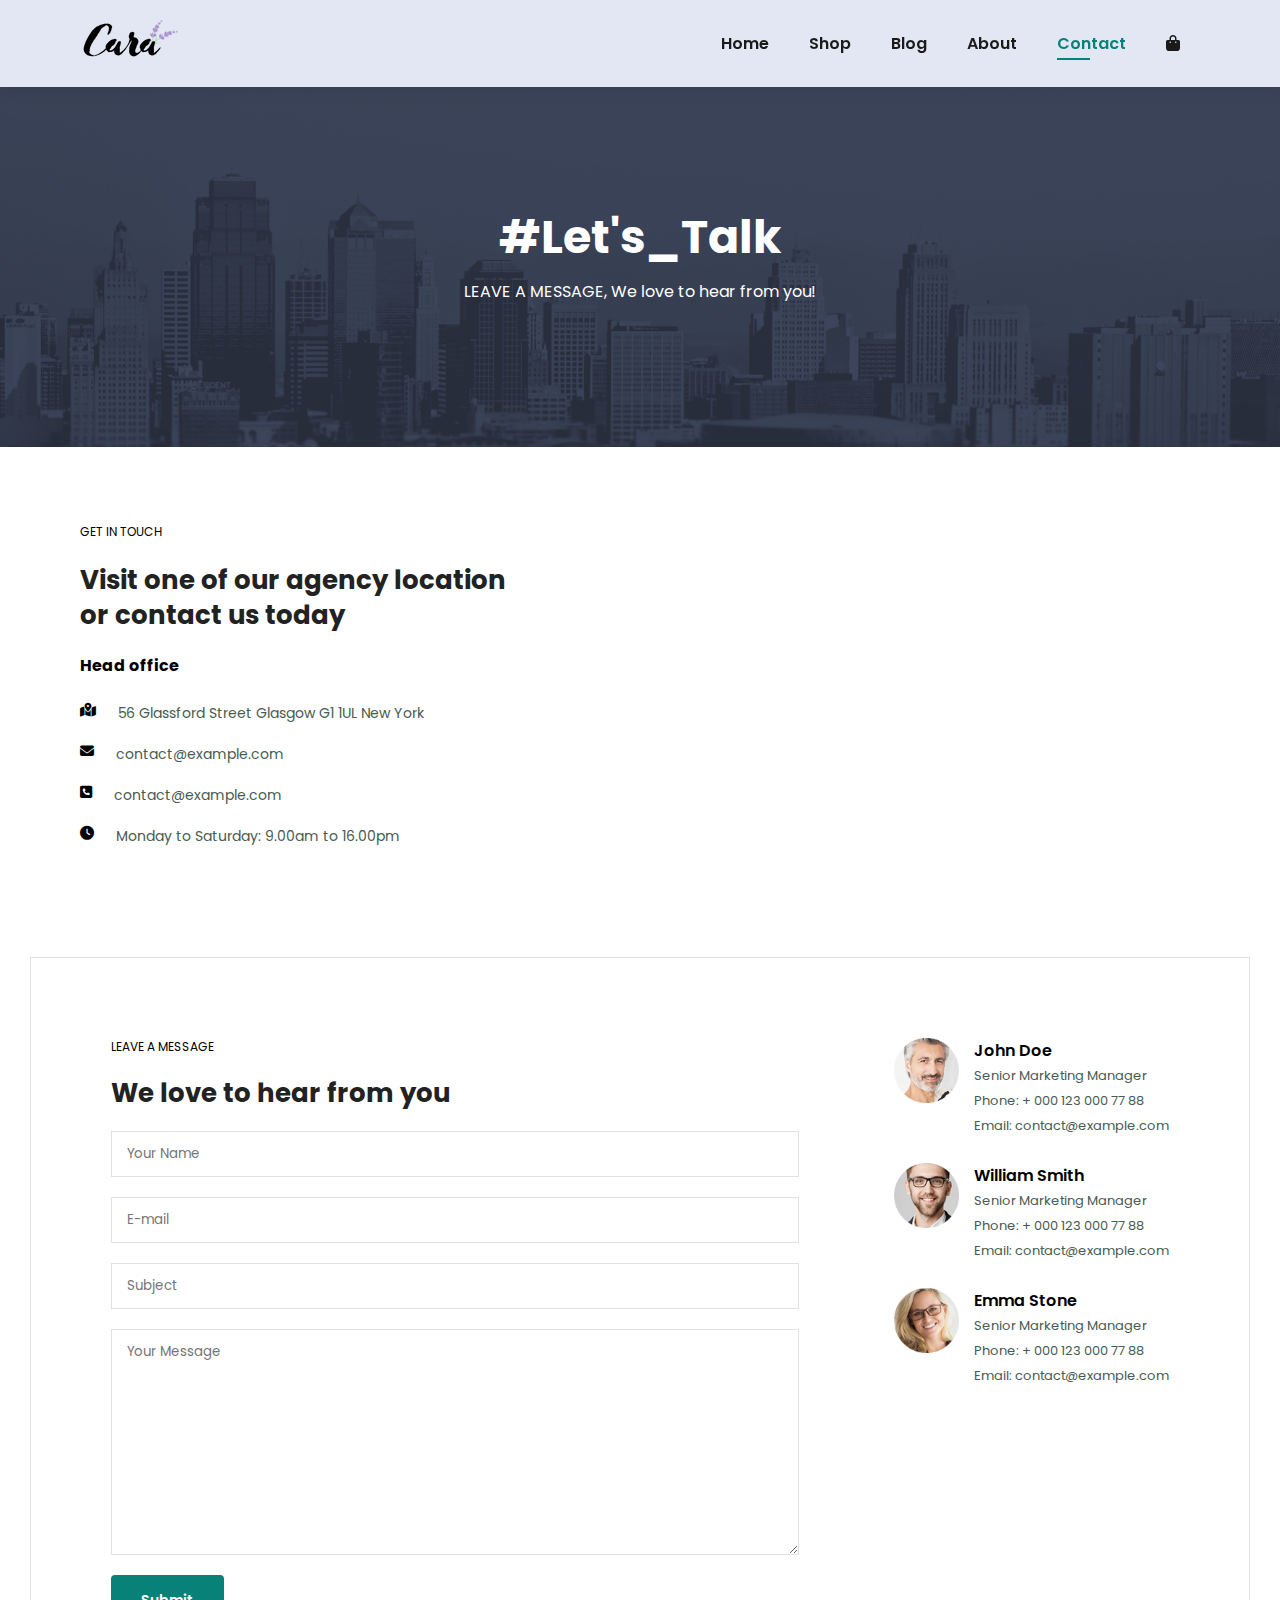
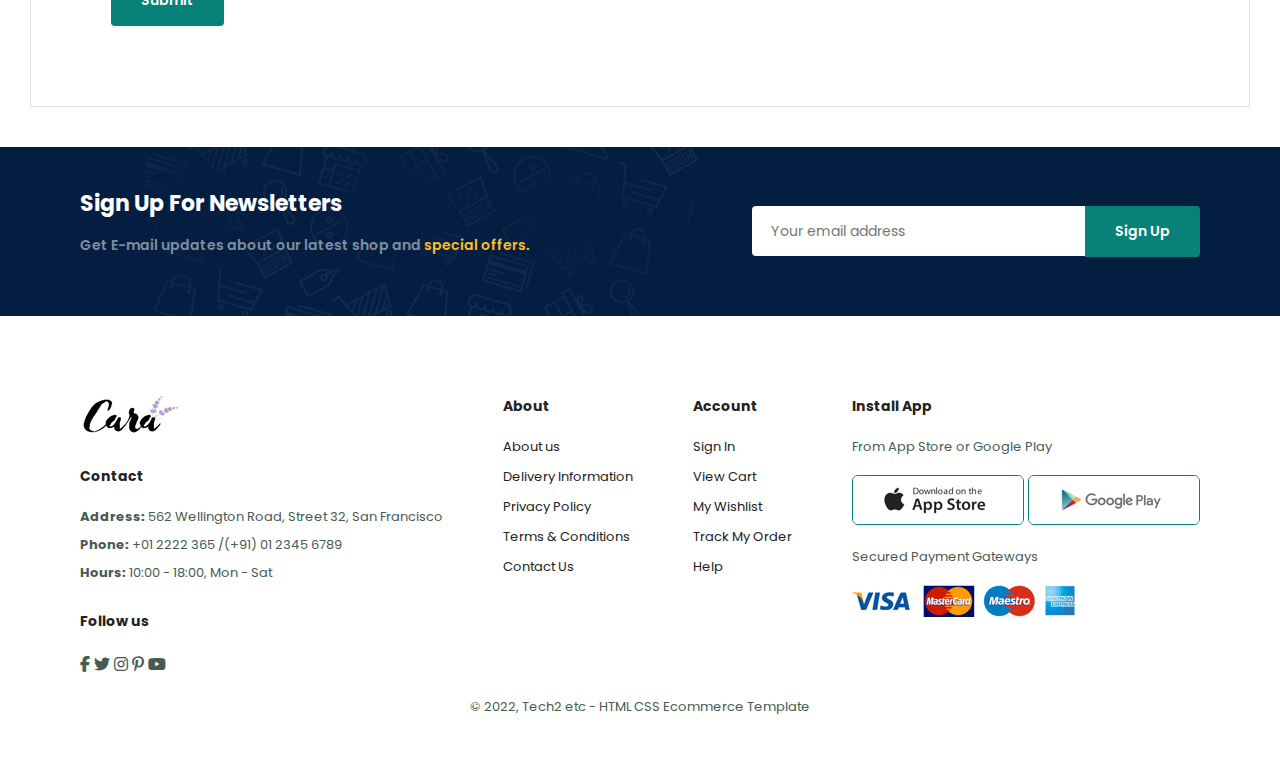
<file: contact.html>
<!DOCTYPE html>
<html lang="en">
<head>
    <meta charset="UTF-8">
    <meta http-equiv="X-UA-Compatible" content="IE=edge">
    <meta name="viewport" content="width=device-width, initial-scale=1.0">
    <link rel="stylesheet" href="https://cdnjs.cloudflare.com/ajax/libs/font-awesome/6.2.1/css/all.min.css">
    <title>Ecommerce Website</title>
    <link rel="stylesheet" href="style.css">
</head>
<body>
    <section id="header">
        <a href="#"><img src="img/logo.png" class="logo" alt=""></a>

        <div>
            <ul id="navbar">
                <li><a href="index.html">Home</a></li>
                <li><a href="shop.html">Shop</a></li>
                <li><a href="blog.html">Blog</a></li>
                <li><a href="about.html">About</a></li>
                <li><a class="active" href="contact.html">Contact</a></li>
                <li id="lg-bag"><a href="cart.html"><i class="fa-solid fa-bag-shopping"></i></a></li>
                <a href="#" id="close"><i class="fa-solid fa-xmark"></i></a>
            </ul>
        </div>
        <div id="mobile">
            <a href="cart.html"><i class="fa-solid fa-bag-shopping"></i></a>
            <i id="bar" class="fa-solid fa-bars"></i>
        </div>
    </section>

    <section id="page-header" class="about-header">
        <h2>#Let's_Talk</h2>
        <p>LEAVE A MESSAGE, We love to hear from you!</p>
    </section>

    <section id="contact-details" class="section-p1">
        <div class="details">
            <span>GET IN TOUCH</span>
            <h2>Visit one of our agency location or contact us today</h2>
            <h3>Head office</h3>
            <div>
                <li>
                    <i class="fa-solid fa-map-location-dot"></i>
                    <p>56 Glassford Street Glasgow G1 1UL New York</p>
                </li>
                <li>
                    <i class="fa-solid fa-envelope"></i>
                    <p>contact@example.com</p>
                </li>
                <li>
                    <i class="fa-solid fa-square-phone"></i>
                    <p>contact@example.com</p>
                </li>
                <li>
                    <i class="fa-solid fa-clock"></i>
                    <p>Monday to Saturday: 9.00am to 16.00pm</p>
                </li>
            </div>
        </div>

        <div class="map">
            <iframe src="https://www.google.com/maps/embed?pb=!1m18!1m12!1m3!1d4939.653512117944!2d-1.2596291239574822!3d51.75449141870563!2m3!1f0!2f0!3f0!3m2!1i1024!2i768!4f13.1!3m3!1m2!1s0x4876c6a9ef8c485b%3A0xd2ff1883a001afed!2sUniversitas%20Oxford!5e0!3m2!1sid!2sid!4v1670931406736!5m2!1sid!2sid" width="600" height="450" style="border:0;" allowfullscreen="" loading="lazy" referrerpolicy="no-referrer-when-downgrade"></iframe>
        </div>
    </section>
    
    <section id="form-details">
        <form action="">
            <span>LEAVE A MESSAGE</span>
            <h2>We love to hear from you</h2>
            <input type="text" placeholder="Your Name">
            <input type="text" placeholder="E-mail">
            <input type="text" placeholder="Subject">
            <textarea name="" id="" cols="30" rows="10" placeholder="Your Message"></textarea>
            <button class="normal">Submit</button>
        </form>

        <div class="people">
            <div>
                <img src="img/people/1.png" alt="">
                <p><span>John Doe</span>Senior Marketing Manager <br> Phone: + 000 123 000 77 88 <br>Email: contact@example.com</p>
            </div>
            <div>
                <img src="img/people/2.png" alt="">
                <p><span>William Smith</span>Senior Marketing Manager <br> Phone: + 000 123 000 77 88 <br>Email: contact@example.com</p>
            </div>
            <div>
                <img src="img/people/3.png" alt="">
                <p><span>Emma Stone</span>Senior Marketing Manager <br> Phone: + 000 123 000 77 88 <br>Email: contact@example.com</p>
            </div>
        </div>
    </section>

    <section id="newsletter" class="section-p1 section-m1">
        <div class="newstext">
            <h4>Sign Up For Newsletters</h4>
            <p>Get E-mail updates about our latest shop and <span>special offers.</span></p>
        </div>
        <div class="form">
            <input type="text" placeholder="Your email address">
            <button  class="normal">Sign Up</button>
        </div>
    </section>

    <footer class="section-p1">
        <div class="col">
            <img class="logo" src="img/logo.png" alt="">
            <h4>Contact</h4>
            <p><strong>Address: </strong> 562 Wellington Road, Street 32, San Francisco</p>
            <p><strong>Phone: </strong> +01 2222 365 /(+91) 01 2345 6789</p>
            <p><strong>Hours: </strong> 10:00 - 18:00, Mon - Sat</p>
            <div class="follow">
                <h4>Follow us</h4>
                <div class="icon">
                    <i class="fa-brands fa-facebook-f"></i>
                    <i class="fa-brands fa-twitter"></i>
                    <i class="fa-brands fa-instagram"></i>
                    <i class="fa-brands fa-pinterest-p"></i>
                    <i class="fa-brands fa-youtube"></i>
                </div>
            </div>
        </div>

        <div class="col">
            <h4>About</h4>
            <a href="#">About us</a>
            <a href="#">Delivery Information</a>
            <a href="#">Privacy Policy</a>
            <a href="#">Terms & Conditions</a>
            <a href="#">Contact Us</a>
        </div>

        <div class="col">
            <h4>Account</h4>
            <a href="#">Sign In</a>
            <a href="#">View Cart</a>
            <a href="#">My Wishlist</a>
            <a href="#">Track My Order</a>
            <a href="#">Help</a>
        </div>

        <div class="col install">
            <h4>Install App</h4>
            <p>From App Store or Google Play</p>
            <div class="row">
                <img src="img/pay/app.jpg" alt="">
                <img src="img/pay/play.jpg" alt="">
            </div>
            <p>Secured Payment Gateways</p>
            <img src="img/pay/pay.png" alt="">
        </div>

        <div class="copyright">
            <p>© 2022, Tech2 etc - HTML CSS Ecommerce Template</p>
        </div>
    </footer>


    <script src="script.js"></script>
</body>
</html>
</file>
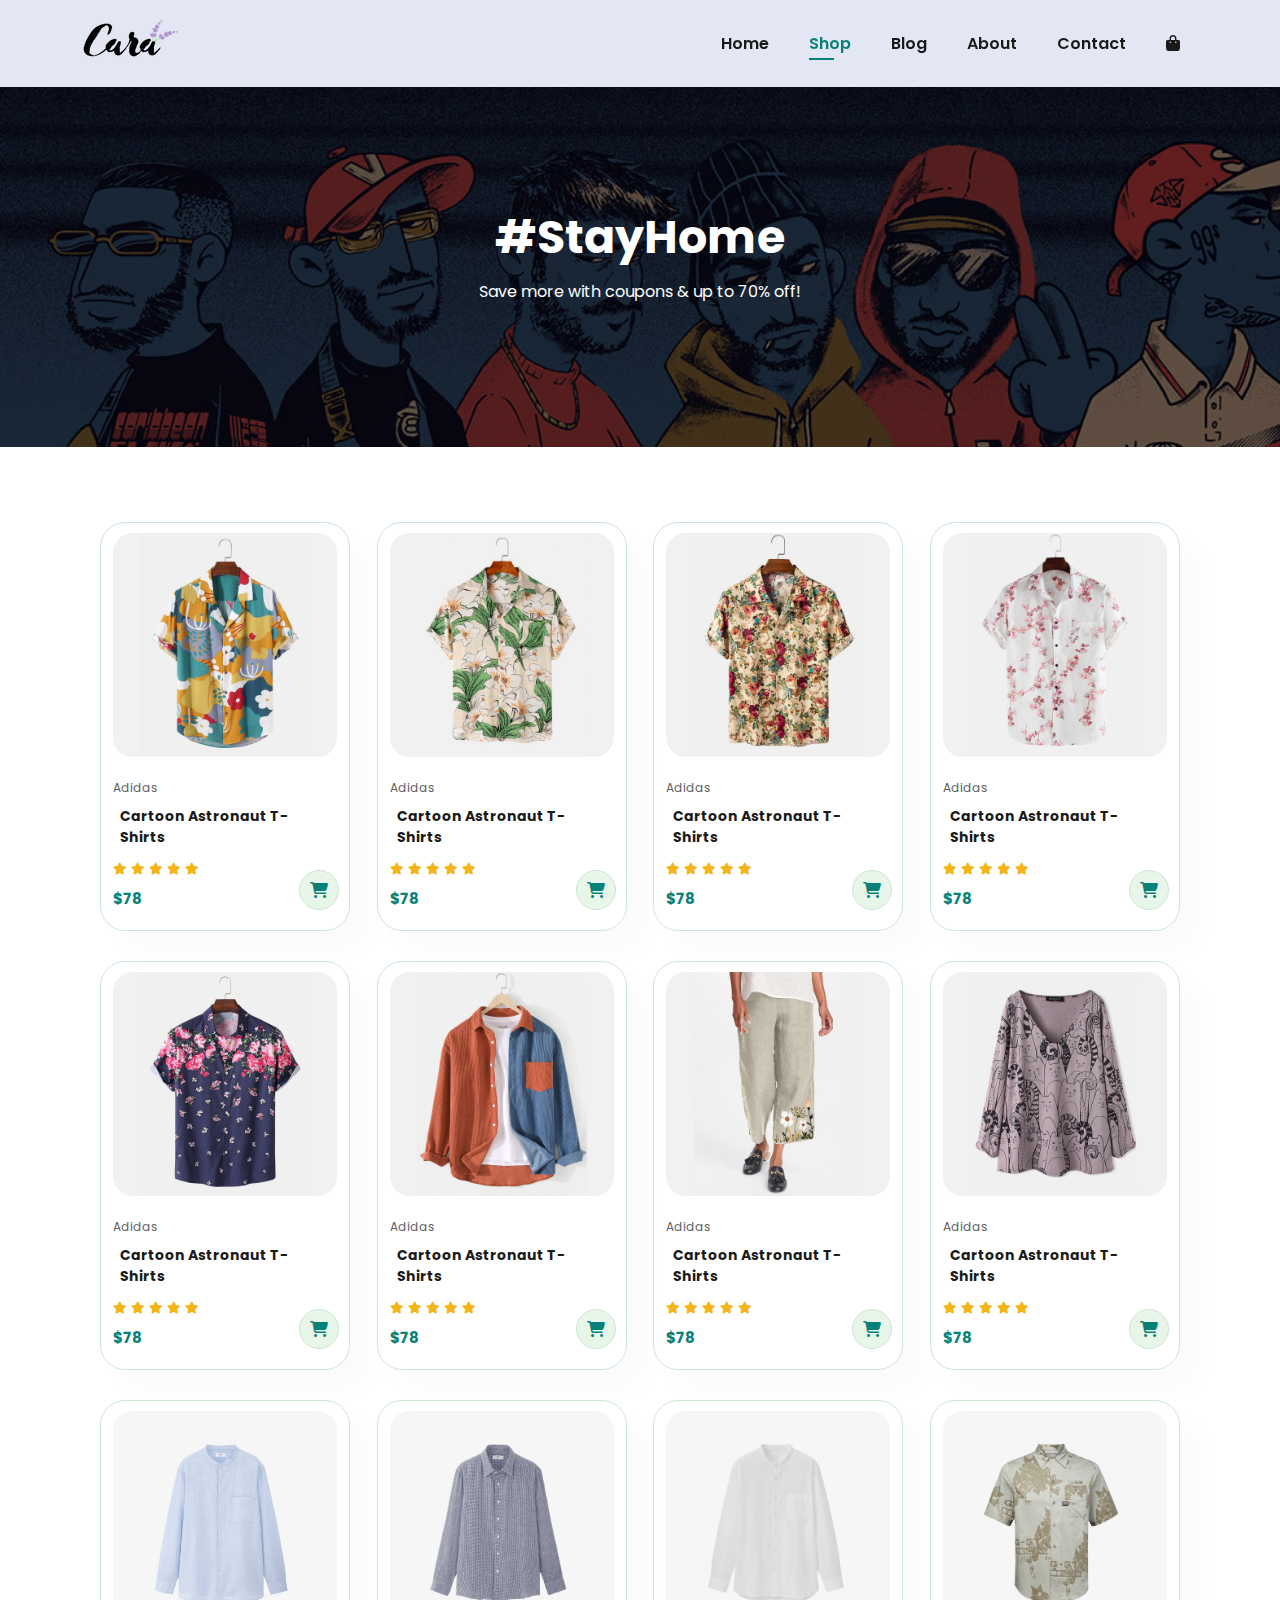
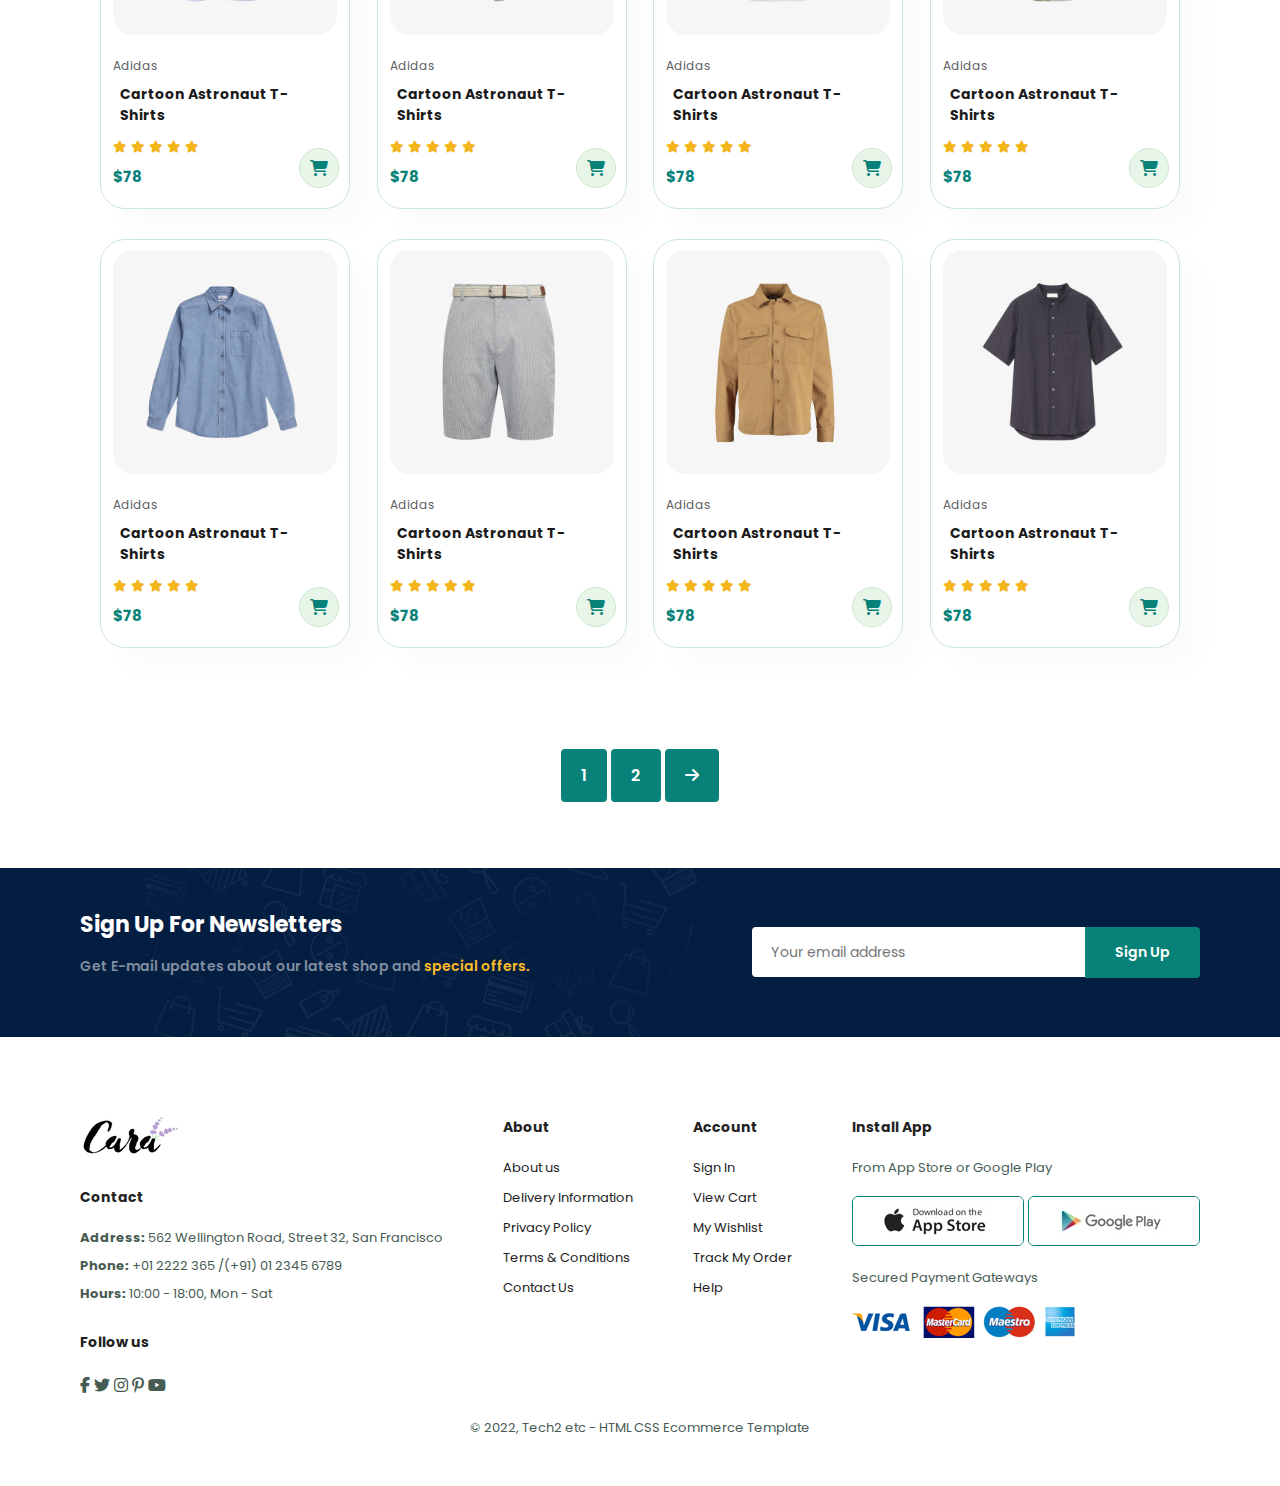
<file: shop.html>
<!DOCTYPE html>
<html lang="en">
<head>
    <meta charset="UTF-8">
    <meta http-equiv="X-UA-Compatible" content="IE=edge">
    <meta name="viewport" content="width=device-width, initial-scale=1.0">
    <link rel="stylesheet" href="https://cdnjs.cloudflare.com/ajax/libs/font-awesome/6.2.1/css/all.min.css">
    <title>Ecommerce Website</title>
    <link rel="stylesheet" href="style.css">
</head>
<body>
    <section id="header">
        <a href="#"><img src="img/logo.png" class="logo" alt=""></a>

        <div>
            <ul id="navbar">
                <li><a href="index.html">Home</a></li>
                <li><a class="active" href="shop.html">Shop</a></li>
                <li><a href="blog.html">Blog</a></li>
                <li><a href="about.html">About</a></li>
                <li><a href="contact.html">Contact</a></li>
                <li id="lg-bag"><a href="cart.html"><i class="fa-solid fa-bag-shopping"></i></a></li>
                <a href="#" id="close"><i class="fa-solid fa-xmark"></i></a>
            </ul>
        </div>
        <div id="mobile">
            <a href="cart.html"><i class="fa-solid fa-bag-shopping"></i></a>
            <i id="bar" class="fa-solid fa-bars"></i>
        </div>
    </section>

    <section id="page-header">
        <h2>#StayHome</h2>
        <p>Save more with coupons & up to 70% off!</p>
    </section>

    <section id="product1" class="section-p1">
        <div class="pro-container">
            <div class="pro" onclick="window.location.href='sproduct.html';">
                <img src="img/products/f1.jpg" alt="">
                <div class="des">
                    <span>Adidas</span>
                    <h5>Cartoon Astronaut T-Shirts</h5>
                    <div class="star">
                        <i class="fas fa-star"></i>
                        <i class="fas fa-star"></i>
                        <i class="fas fa-star"></i>
                        <i class="fas fa-star"></i>
                        <i class="fas fa-star"></i>
                    </div>
                    <h4>$78</h4>
                </div>
                <a class="cart" href="#"><i class="fa-solid fa-cart-shopping"></i></a>
            </div>
            <div class="pro">
                <img src="img/products/f2.jpg" alt="">
                <div class="des">
                    <span>Adidas</span>
                    <h5>Cartoon Astronaut T-Shirts</h5>
                    <div class="star">
                        <i class="fas fa-star"></i>
                        <i class="fas fa-star"></i>
                        <i class="fas fa-star"></i>
                        <i class="fas fa-star"></i>
                        <i class="fas fa-star"></i>
                    </div>
                    <h4>$78</h4>
                </div>
                <a class="cart" href="#"><i class="fa-solid fa-cart-shopping"></i></a>
            </div>
            <div class="pro">
                <img src="img/products/f3.jpg" alt="">
                <div class="des">
                    <span>Adidas</span>
                    <h5>Cartoon Astronaut T-Shirts</h5>
                    <div class="star">
                        <i class="fas fa-star"></i>
                        <i class="fas fa-star"></i>
                        <i class="fas fa-star"></i>
                        <i class="fas fa-star"></i>
                        <i class="fas fa-star"></i>
                    </div>
                    <h4>$78</h4>
                </div>
                <a class="cart" href="#"><i class="fa-solid fa-cart-shopping"></i></a>
            </div>
            <div class="pro">
                <img src="img/products/f4.jpg" alt="">
                <div class="des">
                    <span>Adidas</span>
                    <h5>Cartoon Astronaut T-Shirts</h5>
                    <div class="star">
                        <i class="fas fa-star"></i>
                        <i class="fas fa-star"></i>
                        <i class="fas fa-star"></i>
                        <i class="fas fa-star"></i>
                        <i class="fas fa-star"></i>
                    </div>
                    <h4>$78</h4>
                </div>
                <a class="cart" href="#"><i class="fa-solid fa-cart-shopping"></i></a>
            </div>
            <div class="pro">
                <img src="img/products/f5.jpg" alt="">
                <div class="des">
                    <span>Adidas</span>
                    <h5>Cartoon Astronaut T-Shirts</h5>
                    <div class="star">
                        <i class="fas fa-star"></i>
                        <i class="fas fa-star"></i>
                        <i class="fas fa-star"></i>
                        <i class="fas fa-star"></i>
                        <i class="fas fa-star"></i>
                    </div>
                    <h4>$78</h4>
                </div>
                <a class="cart" href="#"><i class="fa-solid fa-cart-shopping"></i></a>
            </div>
            <div class="pro">
                <img src="img/products/f6.jpg" alt="">
                <div class="des">
                    <span>Adidas</span>
                    <h5>Cartoon Astronaut T-Shirts</h5>
                    <div class="star">
                        <i class="fas fa-star"></i>
                        <i class="fas fa-star"></i>
                        <i class="fas fa-star"></i>
                        <i class="fas fa-star"></i>
                        <i class="fas fa-star"></i>
                    </div>
                    <h4>$78</h4>
                </div>
                <a class="cart" href="#"><i class="fa-solid fa-cart-shopping"></i></a>
            </div>
            <div class="pro">
                <img src="img/products/f7.jpg" alt="">
                <div class="des">
                    <span>Adidas</span>
                    <h5>Cartoon Astronaut T-Shirts</h5>
                    <div class="star">
                        <i class="fas fa-star"></i>
                        <i class="fas fa-star"></i>
                        <i class="fas fa-star"></i>
                        <i class="fas fa-star"></i>
                        <i class="fas fa-star"></i>
                    </div>
                    <h4>$78</h4>
                </div>
                <a class="cart" href="#"><i class="fa-solid fa-cart-shopping"></i></a>
            </div>
            <div class="pro">
                <img src="img/products/f8.jpg" alt="">
                <div class="des">
                    <span>Adidas</span>
                    <h5>Cartoon Astronaut T-Shirts</h5>
                    <div class="star">
                        <i class="fas fa-star"></i>
                        <i class="fas fa-star"></i>
                        <i class="fas fa-star"></i>
                        <i class="fas fa-star"></i>
                        <i class="fas fa-star"></i>
                    </div>
                    <h4>$78</h4>
                </div>
                <a class="cart" href="#"><i class="fa-solid fa-cart-shopping"></i></a>
            </div>

            <div class="pro">
                <img src="img/products/n1.jpg" alt="">
                <div class="des">
                    <span>Adidas</span>
                    <h5>Cartoon Astronaut T-Shirts</h5>
                    <div class="star">
                        <i class="fas fa-star"></i>
                        <i class="fas fa-star"></i>
                        <i class="fas fa-star"></i>
                        <i class="fas fa-star"></i>
                        <i class="fas fa-star"></i>
                    </div>
                    <h4>$78</h4>
                </div>
                <a class="cart" href="#"><i class="fa-solid fa-cart-shopping"></i></a>
            </div>
            <div class="pro">
                <img src="img/products/n2.jpg" alt="">
                <div class="des">
                    <span>Adidas</span>
                    <h5>Cartoon Astronaut T-Shirts</h5>
                    <div class="star">
                        <i class="fas fa-star"></i>
                        <i class="fas fa-star"></i>
                        <i class="fas fa-star"></i>
                        <i class="fas fa-star"></i>
                        <i class="fas fa-star"></i>
                    </div>
                    <h4>$78</h4>
                </div>
                <a class="cart" href="#"><i class="fa-solid fa-cart-shopping"></i></a>
            </div>
            <div class="pro">
                <img src="img/products/n3.jpg" alt="">
                <div class="des">
                    <span>Adidas</span>
                    <h5>Cartoon Astronaut T-Shirts</h5>
                    <div class="star">
                        <i class="fas fa-star"></i>
                        <i class="fas fa-star"></i>
                        <i class="fas fa-star"></i>
                        <i class="fas fa-star"></i>
                        <i class="fas fa-star"></i>
                    </div>
                    <h4>$78</h4>
                </div>
                <a class="cart" href="#"><i class="fa-solid fa-cart-shopping"></i></a>
            </div>
            <div class="pro">
                <img src="img/products/n4.jpg" alt="">
                <div class="des">
                    <span>Adidas</span>
                    <h5>Cartoon Astronaut T-Shirts</h5>
                    <div class="star">
                        <i class="fas fa-star"></i>
                        <i class="fas fa-star"></i>
                        <i class="fas fa-star"></i>
                        <i class="fas fa-star"></i>
                        <i class="fas fa-star"></i>
                    </div>
                    <h4>$78</h4>
                </div>
                <a class="cart" href="#"><i class="fa-solid fa-cart-shopping"></i></a>
            </div>
            <div class="pro">
                <img src="img/products/n5.jpg" alt="">
                <div class="des">
                    <span>Adidas</span>
                    <h5>Cartoon Astronaut T-Shirts</h5>
                    <div class="star">
                        <i class="fas fa-star"></i>
                        <i class="fas fa-star"></i>
                        <i class="fas fa-star"></i>
                        <i class="fas fa-star"></i>
                        <i class="fas fa-star"></i>
                    </div>
                    <h4>$78</h4>
                </div>
                <a class="cart" href="#"><i class="fa-solid fa-cart-shopping"></i></a>
            </div>
            <div class="pro">
                <img src="img/products/n6.jpg" alt="">
                <div class="des">
                    <span>Adidas</span>
                    <h5>Cartoon Astronaut T-Shirts</h5>
                    <div class="star">
                        <i class="fas fa-star"></i>
                        <i class="fas fa-star"></i>
                        <i class="fas fa-star"></i>
                        <i class="fas fa-star"></i>
                        <i class="fas fa-star"></i>
                    </div>
                    <h4>$78</h4>
                </div>
                <a class="cart" href="#"><i class="fa-solid fa-cart-shopping"></i></a>
            </div>
            <div class="pro">
                <img src="img/products/n7.jpg" alt="">
                <div class="des">
                    <span>Adidas</span>
                    <h5>Cartoon Astronaut T-Shirts</h5>
                    <div class="star">
                        <i class="fas fa-star"></i>
                        <i class="fas fa-star"></i>
                        <i class="fas fa-star"></i>
                        <i class="fas fa-star"></i>
                        <i class="fas fa-star"></i>
                    </div>
                    <h4>$78</h4>
                </div>
                <a class="cart" href="#"><i class="fa-solid fa-cart-shopping"></i></a>
            </div>
            <div class="pro">
                <img src="img/products/n8.jpg" alt="">
                <div class="des">
                    <span>Adidas</span>
                    <h5>Cartoon Astronaut T-Shirts</h5>
                    <div class="star">
                        <i class="fas fa-star"></i>
                        <i class="fas fa-star"></i>
                        <i class="fas fa-star"></i>
                        <i class="fas fa-star"></i>
                        <i class="fas fa-star"></i>
                    </div>
                    <h4>$78</h4>
                </div>
                <a class="cart" href="#"><i class="fa-solid fa-cart-shopping"></i></a>
            </div>
        </div>
    </section>

    <section id="pagination" class="section-p1">
        <a href="#">1</a>
        <a href="#">2</a>
        <a href="#"><i class="fa-solid fa-arrow-right"></i></a>
    </section>

    <section id="newsletter" class="section-p1 section-m1">
        <div class="newstext">
            <h4>Sign Up For Newsletters</h4>
            <p>Get E-mail updates about our latest shop and <span>special offers.</span></p>
        </div>
        <div class="form">
            <input type="text" placeholder="Your email address">
            <button  class="normal">Sign Up</button>
        </div>
    </section>

    <footer class="section-p1">
        <div class="col">
            <img class="logo" src="img/logo.png" alt="">
            <h4>Contact</h4>
            <p><strong>Address: </strong> 562 Wellington Road, Street 32, San Francisco</p>
            <p><strong>Phone: </strong> +01 2222 365 /(+91) 01 2345 6789</p>
            <p><strong>Hours: </strong> 10:00 - 18:00, Mon - Sat</p>
            <div class="follow">
                <h4>Follow us</h4>
                <div class="icon">
                    <i class="fa-brands fa-facebook-f"></i>
                    <i class="fa-brands fa-twitter"></i>
                    <i class="fa-brands fa-instagram"></i>
                    <i class="fa-brands fa-pinterest-p"></i>
                    <i class="fa-brands fa-youtube"></i>
                </div>
            </div>
        </div>

        <div class="col">
            <h4>About</h4>
            <a href="#">About us</a>
            <a href="#">Delivery Information</a>
            <a href="#">Privacy Policy</a>
            <a href="#">Terms & Conditions</a>
            <a href="#">Contact Us</a>
        </div>

        <div class="col">
            <h4>Account</h4>
            <a href="#">Sign In</a>
            <a href="#">View Cart</a>
            <a href="#">My Wishlist</a>
            <a href="#">Track My Order</a>
            <a href="#">Help</a>
        </div>

        <div class="col install">
            <h4>Install App</h4>
            <p>From App Store or Google Play</p>
            <div class="row">
                <img src="img/pay/app.jpg" alt="">
                <img src="img/pay/play.jpg" alt="">
            </div>
            <p>Secured Payment Gateways</p>
            <img src="img/pay/pay.png" alt="">
        </div>

        <div class="copyright">
            <p>© 2022, Tech2 etc - HTML CSS Ecommerce Template</p>
        </div>
    </footer>


    <script src="script.js"></script>
</body>
</html>
</file>
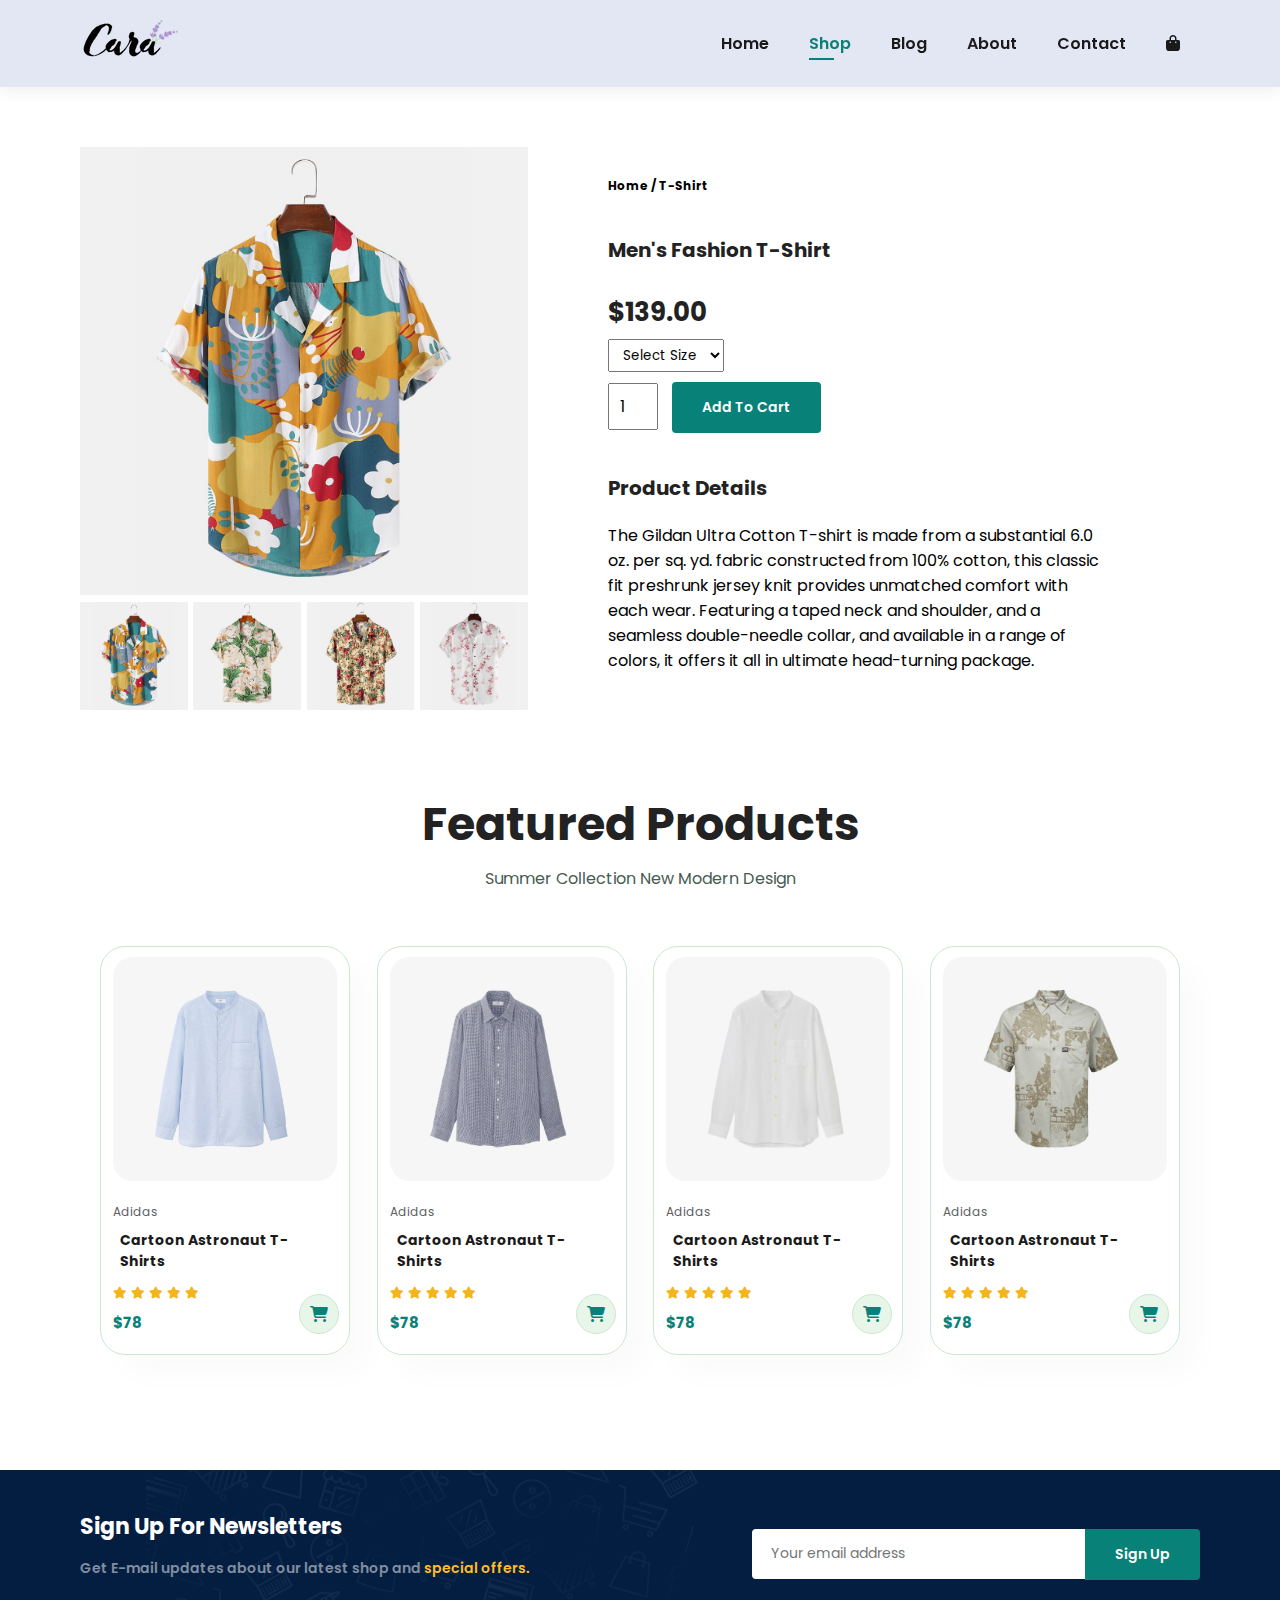
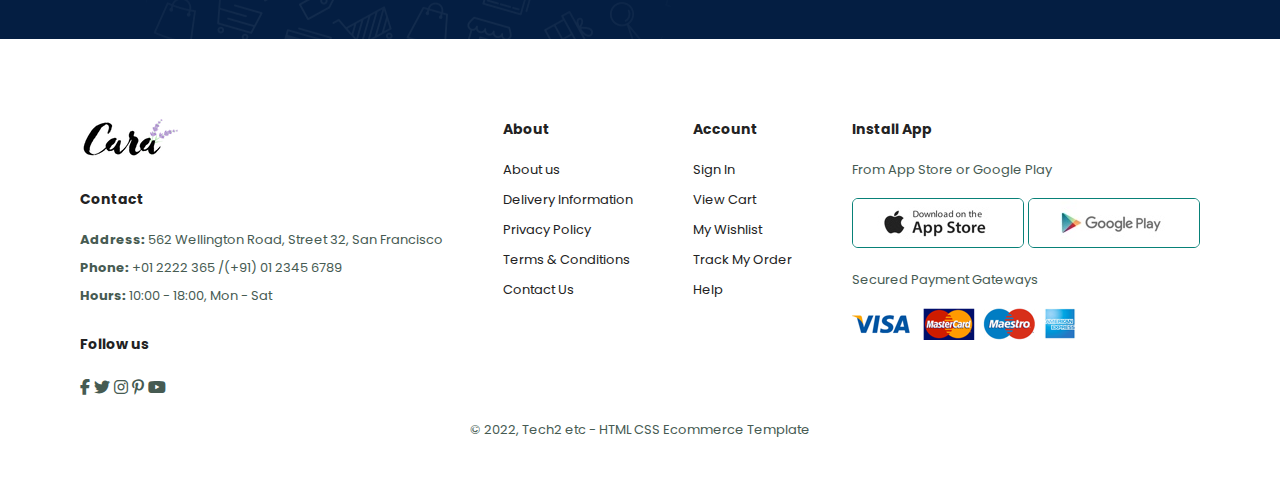
<file: sproduct.html>
<!DOCTYPE html>
<html lang="en">
<head>
    <meta charset="UTF-8">
    <meta http-equiv="X-UA-Compatible" content="IE=edge">
    <meta name="viewport" content="width=device-width, initial-scale=1.0">
    <link rel="stylesheet" href="https://cdnjs.cloudflare.com/ajax/libs/font-awesome/6.2.1/css/all.min.css">
    <title>Ecommerce Website</title>
    <link rel="stylesheet" href="style.css">
</head>
<body>
    <section id="header">
        <a href="#"><img src="img/logo.png" class="logo" alt=""></a>

        <div>
            <ul id="navbar">
                <li><a href="index.html">Home</a></li>
                <li><a class="active" href="shop.html">Shop</a></li>
                <li><a href="blog.html">Blog</a></li>
                <li><a href="about.html">About</a></li>
                <li><a href="contact.html">Contact</a></li>
                <li id="lg-bag"><a href="cart.html"><i class="fa-solid fa-bag-shopping"></i></a></li>
                <a href="#" id="close"><i class="fa-solid fa-xmark"></i></a>
            </ul>
        </div>
        <div id="mobile">
            <a href="cart.html"><i class="fa-solid fa-bag-shopping"></i></a>
            <i id="bar" class="fa-solid fa-bars"></i>
        </div>
    </section>

    <section id="prodetails" class="section-p1">
        <div class="single-pro-image">
            <img src="img/products/f1.jpg" width="100%" id="mainImage" alt="">

            <div class="small-image-group">
                <div class="small-image-col">
                    <img src="img/products/f1.jpg" width="100%" class="small-image" alt="">
                </div>
                <div class="small-image-col">
                    <img src="img/products/f2.jpg" width="100%" class="small-image" alt="">
                </div>
                <div class="small-image-col">
                    <img src="img/products/f3.jpg" width="100%" class="small-image" alt="">
                </div>
                <div class="small-image-col">
                    <img src="img/products/f4.jpg" width="100%" class="small-image" alt="">
                </div>
            </div>
        </div>

        <div class="single-pro-details">
            <h6>Home / T-Shirt</h6>
            <h4>Men's Fashion T-Shirt</h4>
            <h2>$139.00</h2>
            <select>
                <option>Select Size</option>
                <option>XXL</option>
                <option>XL</option>
                <option>L</option>
                <option>M</option>
                <option>S</option>
            </select>
            <input type="number" value="1">
            <button class="normal">Add To Cart</button>
            <h4>Product Details</h4>
            <span>The Gildan Ultra Cotton T-shirt is made from a substantial 6.0 oz. per
                sq. yd. fabric constructed from 100% cotton, this classic fit preshrunk
                jersey knit provides unmatched comfort with each wear. Featuring a taped neck
                and shoulder, and a seamless double-needle collar, and available in a range
                of colors, it offers it all in ultimate head-turning package.</span>
        </div>
    </section>

    <section id="product1" class="section-p1">
        <h2>Featured Products</h2>
        <p>Summer Collection New Modern Design</p>
        <div class="pro-container">
            <div class="pro">
                <img src="img/products/n1.jpg" alt="">
                <div class="des">
                    <span>Adidas</span>
                    <h5>Cartoon Astronaut T-Shirts</h5>
                    <div class="star">
                        <i class="fas fa-star"></i>
                        <i class="fas fa-star"></i>
                        <i class="fas fa-star"></i>
                        <i class="fas fa-star"></i>
                        <i class="fas fa-star"></i>
                    </div>
                    <h4>$78</h4>
                </div>
                <a class="cart" href="#"><i class="fa-solid fa-cart-shopping"></i></a>
            </div>
            <div class="pro">
                <img src="img/products/n2.jpg" alt="">
                <div class="des">
                    <span>Adidas</span>
                    <h5>Cartoon Astronaut T-Shirts</h5>
                    <div class="star">
                        <i class="fas fa-star"></i>
                        <i class="fas fa-star"></i>
                        <i class="fas fa-star"></i>
                        <i class="fas fa-star"></i>
                        <i class="fas fa-star"></i>
                    </div>
                    <h4>$78</h4>
                </div>
                <a class="cart" href="#"><i class="fa-solid fa-cart-shopping"></i></a>
            </div>
            <div class="pro">
                <img src="img/products/n3.jpg" alt="">
                <div class="des">
                    <span>Adidas</span>
                    <h5>Cartoon Astronaut T-Shirts</h5>
                    <div class="star">
                        <i class="fas fa-star"></i>
                        <i class="fas fa-star"></i>
                        <i class="fas fa-star"></i>
                        <i class="fas fa-star"></i>
                        <i class="fas fa-star"></i>
                    </div>
                    <h4>$78</h4>
                </div>
                <a class="cart" href="#"><i class="fa-solid fa-cart-shopping"></i></a>
            </div>
            <div class="pro">
                <img src="img/products/n4.jpg" alt="">
                <div class="des">
                    <span>Adidas</span>
                    <h5>Cartoon Astronaut T-Shirts</h5>
                    <div class="star">
                        <i class="fas fa-star"></i>
                        <i class="fas fa-star"></i>
                        <i class="fas fa-star"></i>
                        <i class="fas fa-star"></i>
                        <i class="fas fa-star"></i>
                    </div>
                    <h4>$78</h4>
                </div>
                <a class="cart" href="#"><i class="fa-solid fa-cart-shopping"></i></a>
            </div>
        </div>
    </section>

    <section id="newsletter" class="section-p1 section-m1">
        <div class="newstext">
            <h4>Sign Up For Newsletters</h4>
            <p>Get E-mail updates about our latest shop and <span>special offers.</span></p>
        </div>
        <div class="form">
            <input type="text" placeholder="Your email address">
            <button  class="normal">Sign Up</button>
        </div>
    </section>

    <footer class="section-p1">
        <div class="col">
            <img class="logo" src="img/logo.png" alt="">
            <h4>Contact</h4>
            <p><strong>Address: </strong> 562 Wellington Road, Street 32, San Francisco</p>
            <p><strong>Phone: </strong> +01 2222 365 /(+91) 01 2345 6789</p>
            <p><strong>Hours: </strong> 10:00 - 18:00, Mon - Sat</p>
            <div class="follow">
                <h4>Follow us</h4>
                <div class="icon">
                    <i class="fa-brands fa-facebook-f"></i>
                    <i class="fa-brands fa-twitter"></i>
                    <i class="fa-brands fa-instagram"></i>
                    <i class="fa-brands fa-pinterest-p"></i>
                    <i class="fa-brands fa-youtube"></i>
                </div>
            </div>
        </div>

        <div class="col">
            <h4>About</h4>
            <a href="#">About us</a>
            <a href="#">Delivery Information</a>
            <a href="#">Privacy Policy</a>
            <a href="#">Terms & Conditions</a>
            <a href="#">Contact Us</a>
        </div>

        <div class="col">
            <h4>Account</h4>
            <a href="#">Sign In</a>
            <a href="#">View Cart</a>
            <a href="#">My Wishlist</a>
            <a href="#">Track My Order</a>
            <a href="#">Help</a>
        </div>

        <div class="col install">
            <h4>Install App</h4>
            <p>From App Store or Google Play</p>
            <div class="row">
                <img src="img/pay/app.jpg" alt="">
                <img src="img/pay/play.jpg" alt="">
            </div>
            <p>Secured Payment Gateways</p>
            <img src="img/pay/pay.png" alt="">
        </div>

        <div class="copyright">
            <p>© 2022, Tech2 etc - HTML CSS Ecommerce Template</p>
        </div>
    </footer>

    <script src="script.js"></script>
</body>
</html>
</file>
<file: style.css>
@import url('https://fonts.googleapis.com/css2?family=Poppins:ital,wght@1,200&display=swap');
* {
    margin: 0;
    padding: 0;
    box-sizing: border-box;
    font-family: 'Poppins', sans-serif;
}

h1 {
    font-size: 50px;
    line-height: 64px;
    color: #222;
}

h2 {
    font-size: 46px;
    line-height: 54px;
    color: #222;
}

h4 {
    font-size: 20px;
    color: #222;
}

h6 {
    font-weight: 700;
    font-size: 12px;
}

P {
    font-size: 16px;
    color: #465b52;
    margin: 15px 0 20px 0;
}

.section-p1 {
    padding: 40px 80px;
}

.section-m1 {
    margin: 40px 0;
}

button.normal {
    font-size: 14px;
    font-weight: 600;
    padding: 15px 30px;
    color: #000;
    background-color: #fff;
    border-radius: 4px;
    cursor: pointer;
    border: none;
    outline: none;
    transition: 0.2s;
}

button.white {
    font-size: 13px;
    font-weight: 600;
    padding: 11px 18px;
    color: #fff;
    background-color: transparent;
    border-radius: 4px;
    cursor: pointer;
    border: 1px solid #fff;
    outline: none;
    transition: 0.2s;
}

body {
    width: 100%;
}

/* Header & Nav Menu */
#header {
    display: flex;
    align-items: center;
    justify-content: space-between;
    padding: 20px 80px;
    background: #e3e6f3;
    box-shadow: 0 5px 15px rgba(0, 0, 0, 0.06);
    z-index: 999;
    position: sticky;
    top: 0;
    left: 0;
}

#navbar {
    display: flex;
    align-items: center;
    justify-content: center;
}

#navbar li{
    list-style: none;
    padding: 0 20px;
    position: relative;
}

#navbar li a {
    text-decoration: none;
    font-size: 16px;
    font-weight: 600;
    color: #1a1a1a;
    transition: 0.3s ease;
}

#navbar li a:hover,
#navbar li a.active {
    color: #088178;
}

#navbar li a.active::after,
#navbar li a:hover::after {
    content: "";
    width: 30%;
    height: 2px;
    background: #088178;
    position: absolute;
    bottom: -4px;
    left: 20px;
}

#mobile {
    display: none;
    align-items: center;
}

#close {
    display: none;
}

/* Home Page */
#hero {
    background-image: url("img/hero4.png");
    height: 90vh;
    width: 100%;
    background-size: cover;
    background-position: top 25% right 0%;
    padding:  0 80px;
    display: flex;
    flex-direction: column;
    align-items: flex-start;
    justify-content: center;
}

#hero h4 {
    padding-bottom: 15px;
}

#hero h1 {
    color: #088178;
}

#hero button {
    background-image: url("img/button.png");
    background-color: transparent;
    color: #088178;
    border: 0;
    padding: 14px 80px 14px 65px;
    background-repeat: no-repeat;
    cursor: pointer;
    font-weight: 700;
    font-size: 15px;
}

#feature {
    display: flex;
    align-items: center;
    justify-content: space-between;
    flex-wrap: wrap;
}

#feature .fe-box {
    width: 180px;
    text-align: center;
    padding: 25px 15px;
    box-shadow: 20px 20px 34px rgba(0, 0, 0, 0.03);
    border: 1px solid #cce7d0;
    border-radius: 4px;
    margin: 15px 0;
}

#feature .fe-box:hover {
    box-shadow: 10px 10px 54px rgba(70, 62, 221, 0.1);
}

#feature .fe-box img {
    width: 100%;
    margin-bottom: 10px;
}

#feature .fe-box h6 {
    display: inline-block;
    padding: 9px 8px 6px 8px;
    line-height: 1;
    border-radius: 4px;
    color: #088178;
    background-color: #fddde4;
}

#feature .fe-box:nth-child(2) h6{
    background-color: #cdebbc;
}

#feature .fe-box:nth-child(3) h6{
    background-color: #d1e8f2;
}

#feature .fe-box:nth-child(4) h6{
    background-color: #cdd4f8;
}

#feature .fe-box:nth-child(5) h6{
    background-color: #f6dbf6;
}

#feature .fe-box:nth-child(6) h6{
    background-color: #fff2e5;
}

#product1 {
    text-align: center;
}

#product1 .pro-container {
    display: flex;
    justify-content: space-between;
    padding: 20px;
    flex-wrap: wrap;
}

#product1 .pro {
    width: 23%;
    min-width: 250px;
    padding: 10px 12px;
    border: 1px solid #cce7d0;
    border-radius: 25px;
    cursor: pointer;
    box-shadow: 20px 20px 30px rgba(0, 0, 0, 0.02);
    margin: 15px 0;
    transition: 0.2s ease;
    position: relative;
}

#product1 .pro:hover {
    box-shadow: 20px 20px 30px rgba(0, 0, 0, 0.06);
}
#product1 .pro img {
    width: 100%;
    border-radius: 20px;
}

#product1 .pro .des {
    text-align: start;
    padding: 10px 0;
}

#product1 .pro .des span {
    color: #606063;
    font-size: 12px;
}

#product1 .pro .des h5 {
    padding: 7px;
    color: #1a1a1a;
    font-size: 14px;
}

#product1 .pro .des i {
    font-size: 12px;
    color: rgb(243, 181, 25);
}

#product1 .pro .des h4 {
    padding-top: 7px;
    font-size: 15px;
    font-weight: 700;
    color: #088178;
}

#product1 .pro .cart{
    width: 40px;
    height: 40px;
    line-height: 40px;
    border-radius: 50px;
    background-color: #e8f6ea;
    font-weight: 500;
    color: #088178;
    border: 1px solid #cce7d0;
    position: absolute;
    bottom: 20px;
    right: 10px;
}

#banner {
    display: flex;
    flex-direction: column;
    justify-content: center;
    align-items: center;
    text-align: center;
    background-image: url("img/banner/b2.jpg");
    width: 100%;
    height: 40vh;
    background-size: cover;
    background-position: center;
}

#banner h4 {
    color: #fff;
    font-size: 16px;
}

#banner h2 {
    color: #fff;
    font-size: 30px;
    padding: 10px 0;
}

#banner h2 span {
    color: #ef3636;
}

#banner button:hover {
    background: #088178;
    color: #fff;
}

#sm-banner {
    display: flex;
    justify-content: space-between;
    flex-wrap: wrap;
}

#sm-banner .banner-box {
    display: flex;
    flex-direction: column;
    justify-content: center;
    align-items: flex-start;
    background-image: url("img/banner/b17.jpg");
    min-width: 550px;
    height: 50vh;
    background-size: cover;
    background-position: center;
    padding: 30px;
}

#sm-banner .banner-box2 {
    background-image: url("img/banner/b10.jpg");
}

#sm-banner h4 {
    color: #fff;
    font-size: 20px;
    font-weight: 300;
}

#sm-banner h2 {
    color: #fff;
    font-size: 28px;
    font-weight: 800;
}

#sm-banner span {
    color: #fff;
    font-size: 14px;
    font-weight: 500;
    padding-bottom: 15px;
}

#sm-banner .banner-box:hover button {
    background: #088178;
    border: 1px solid #088178;
}

#banner3 {
    display: flex;
    justify-content: space-between;
    flex-wrap: wrap;
    padding: 0 80px;
}

#banner3 .banner-box {
    display: flex;
    flex-direction: column;
    justify-content: center;
    align-items: flex-start;
    background-image: url("img/banner/b7.jpg");
    min-width: 30%;
    height: 30vh;
    background-size: cover;
    background-position: center;
    padding: 20px;
    margin-bottom: 20px;
}

#banner3 .banner-box2 {
    background-image: url("img/banner/b4.jpg");
}

#banner3 .banner-box3 {
    background-image: url("img/banner/b18.jpg");
}

#banner3 h2 {
    color: #fff;
    font-weight: 900;
    font-size: 22px;
}

#banner3 h3 {
    color: #ec544e;
    font-weight: 800;
    font-size: 15px;
}

#newsletter {
    display: flex;
    justify-content: space-between;
    flex-wrap: wrap;
    align-items: center;

    background-image: url("img/banner/b14.png");
    background-repeat: no-repeat;
    background-position: 20% 30%;
    background-color: #041e42;
}

#newsletter h4 {
    font-size: 22px;
    font-weight: 700;
    color: #fff;
}

#newsletter p {
    font-size: 14px;
    font-weight: 600;
    color: #818ea0;
}

#newsletter p span {
    color: #ffbd27;
}

#newsletter .form {
    display: flex;
    width: 40%;
}

#newsletter input {
    height: 3.125rem;
    padding: 0 1.25em;
    font-size: 14px;
    width: 100%;
    border: 1px solid transparent;
    border-radius: 4px;
    outline: none;
    border-top-right-radius: 0;
    border-bottom-right-radius: 0;
}

#newsletter button {
    background-color: #088178;
    color: #fff;
    white-space: nowrap;
    border-top-left-radius: 0;
    border-bottom-left-radius: 0;
}

footer {
    display: flex;
    flex-wrap: wrap;
    justify-content: space-between;
}

footer .col {
    display: flex;
    flex-direction: column;
    align-items: flex-start;
    margin-bottom: 20px;
}

footer .logo {
    margin-bottom: 30px;
}

footer h4 {
    font-size: 14px;
    padding-bottom: 20px;
}

footer p {
    font-size: 13px;
    margin: 0 0 8px 0;
}

footer a {
    font-size: 13px;
    text-decoration: none;
    color: #222;
    margin-bottom: 10px;
}

footer .follow {
    margin-top: 20px;
}

footer .follow {
    color: #465b52;
    padding-right: 4px;
    cursor: pointer;
}

footer .install .row img {
    border: 1px solid #088178;
    border-radius: 6px;
}

footer .install img {
    margin: 10px 0 15px 0;
}

footer .follow i:hover,footer a:hover {
    color: #088178;
}

footer .copyright {
    width: 100%;
    text-align: center;
}


/* Shop Page */

#page-header {
    background-image: url("img/banner/b1.jpg");
    width: 100%;
    height: 40vh;
    background-size: cover;
    display: flex;
    justify-content: center;
    text-align: center;
    flex-direction: column;
    padding: 14px;
}

#page-header h2,
#page-header p {
    color: #fff;
}

#pagination {
    text-align: center;
}

#pagination a {
    text-decoration: none;
    background-color: #088178;
    padding: 15px 20px;
    border-radius: 4px;
    color: #fff;
    font-weight: 600;
}

#pagination a i {
    font-size: 16px;
    font-weight: 600;
}

/* Single Product */

#prodetails {
    display: flex;
    margin-top: 20px;
}

#prodetails .single-pro-image{
    width: 40%;
    margin-right: 50px;
}

.small-image-group {
    display: flex;
    justify-content: space-between;
}

.small-image-col {
    flex-basis: 24%;
    cursor: pointer;
}

#prodetails .single-pro-details {
    width: 50%;
    padding: 30px;
}

#prodetails .single-pro-details h4 {
    padding: 40px 0 20px 0;
}

#prodetails .single-pro-details h2 {
    font-size: 26px;
}

#prodetails .single-pro-details select {
    display: flex;
    padding: 5px 10px;
    margin-bottom: 10px;
}

#prodetails .single-pro-details input {
    width: 50px;
    height: 47px;
    padding-left: 10px;
    font-size: 16px;
    margin-right: 10px;
}

#prodetails .single-pro-details input:focus {
    outline: none;
}

#prodetails .single-pro-details button {
    background: #088178;
    color: #fff;
}

#prodetails.single-pro-details span {
    line-height: 25px;
}

/* Blog Page  */
#page-header.blog-header {
    background-image: url("img/banner/b19.jpg");
}

#blog {
    padding: 150px 150px 0 150px;
}

#blog .blog-box {
    display: flex;
    align-items: center;
    width: 100%;
    position: relative;
    padding-bottom: 90px;
}

#blog .blog-image {
    width: 50%;
    margin-right: 40px;
}

#blog img {
    width: 100%;
    height: 300px;
    object-fit: cover;
}

#blog .blog-details {
    width: 50%;
}

#blog .blog-details a {
    text-decoration: none;
    font-size: 11px;
    color: #000;
    font-weight: 700;
    position: relative;
    transition: 0.3s;
}

#blog .blog-details a::after {
    content: "";
    width: 50px;
    height: 1px;
    background-color: #000;
    position: absolute;
    top: 4px;
    right: -60px;
}

#blog .blog-details a:hover {
    color: #088178;
}

#blog .blog-details a:hover::after {
    background-color: #088178;
}

#blog .blog-box h1 {
    position: absolute;
    top: -40px;
    left: 0;
    font-size: 70px;
    font-weight: 900;
    color: #c9cbce;
    z-index: -9;
}


/* About Page */
#page-header.about-header {
    background-image: url("img/about/banner.png");
}

#about-head {
    display: flex;
    align-items: center;
}

#about-head img {
    width: 50%;
    height: auto;
}

#about-head div {
    padding-left: 40px;
}

#about-app {
    text-align: center;
}

#about-app .video {
    width: 70%;
    height: 100%;
    margin: 30px auto 0 auto;
}

#about-app .video video {
    width: 100%;
    height: 100%;
    border-radius: 20px;
}

/* Contact Page */

#contact-details {
    display: flex;
    align-items: center;
    justify-content: space-between;
}

#contact-details .details {
    width: 40%;
}

#contact-details .details span,#form-details form span {
    font-size: 12px;
}

#contact-details .details h2,#form-details form h2 {
    font-size: 26px;
    line-height: 35px;
    padding: 20px 0;
}

#contact-details .details h3 {
    font-size: 16px;
    padding-bottom: 15px;
}

#contact-details .details li {
    list-style: none;
    display: flex;
    padding: 10px 0;
}

#contact-details .details li i {
    font-size: 14px;
    padding-right: 22px;
}

#contact-details .details li p {
    margin: 0;
    font-size: 14px;
}

#contact-details .map {
    width: 55%;
    height: 400px;
}

#contact-details .map iframe {
    width: 100%;
    height: 100%;
}

#form-details {
    display: flex;
    justify-content: space-between;
    margin: 30px;
    padding: 80px;
    border: 1px solid #e1e1e1;
}

#form-details form {
    width: 65%;
    display: flex;
    flex-direction: column;
    align-items: flex-start;
}

#form-details form  input,#form-details form textarea {
    width: 100%;
    padding: 12px 15px;
    outline: none;
    margin-bottom: 20px;
    border: 1px solid #e1e1e1;
}

#form-details form button {
    background-color: #088178;
    color: #fff;
}

#form-details .people div{
    padding-bottom: 25px;
    display: flex;
    align-items: flex-start;
}

#form-details .people div img {
    width: 65px;
    height: 65px;
    object-fit: cover;
    margin-right: 15px;
}

#form-details .people div p {
    margin: 0;
    font-size: 13px;
    line-height: 25px;
}

#form-details .people div p span {
    display: block;
    font-size: 16px;
    font-weight: 600;
    color: #000;
}


/* Cart Page */

#cart {
    overflow-x: auto;
}

#cart table {
    width: 100%;
    border-collapse: collapse;
    table-layout: fixed;
    white-space: nowrap;
}

#cart table img {
    width: 70px;
}

#cart table td:nth-child(1){
    width: 100px;
    text-align: center;
}

#cart table td:nth-child(2){
    width: 150px;
    text-align: center;
}

#cart table td:nth-child(3){
    width: 250px;
    text-align: center;
}

#cart table td:nth-child(4),
#cart table td:nth-child(5),
#cart table td:nth-child(6) {
    width: 150px;
    text-align: center;
}

#cart table td:nth-child(5) input {
    width: 70px;
    padding: 10px 5px 10px 15px;
}

#cart table thead {
    border: 1px solid #e2e9e1;
    border-left: none;
    border-right: none;
}

#cart table thead td {
    font-weight: 900;
    text-transform: uppercase;
    font-size: 13px;
    padding: 18px 0;
}

#cart table tbody tr td {
    padding-top: 15px;
}

#cart table tbody td{
    font-size: 13px;
}

#cart-add {
    display: flex;
    flex-wrap: wrap;
    justify-content: space-between;
}

#coupon {
    width: 50%;
    margin-bottom: 30px;
}

#coupon h3,
#subtotal h3 {
    padding-bottom: 15px;
}

#coupon input {
    padding: 10px 20px;
    outline: none;
    width: 60%;
    margin-right: 10px;
    border: 1px solid #e2e9e1;
}

#coupon button,
#subtotal button {
    background-color: #088178;
    color: #fff;
    padding: 12px 20px;
}

#subtotal {
    width: 50%;
    margin-bottom: 30px;
    border: 1px solid #e2e9e1;
    padding: 30px;
}

#subtotal table {
    border-collapse: collapse;
    width: 100%;
    margin-bottom: 20px;
}

#subtotal table td {
    width: 50%;
    border: 1px solid #e2e9e1;
    padding: 10px;
    font-size: 13px;
}



/* Start Media Query */
/* Responsive */
@media (max-width:799px) {
    .section-p1 {
        padding: 40px 40px;
    }
    #navbar {
        display: flex;
        flex-direction: column;
        align-items: flex-start;
        justify-content: flex-start;
        position: fixed;
        top: 0;
        right: -300px;
        height: 100vh;
        width: 300px;
        background-color: #E2E6F3;
        box-shadow: 0 40px 60px rgba(0, 0, 0, 0.1);
        padding: 80px 0 0 10px;
        transition: 0.3s;
    }

    #navbar.active {
        right: 0px;
    }

    #navbar li {
        margin-bottom: 25px;
    }

    #mobile {
        display: flex;
        align-items: center;
    }

    #mobile i {
        color: #1a1a1a;
        font-size: 24px;
        padding-left: 20px;
    }

    #close {
        display: initial;
        position: absolute;
        top: 30px;
        left: 30px;
        color: #222;
        font-size: 24px;
    }

    #lg-bag {
        display: none;
    }

    #hero {
        height: 70vh;
        padding: 0 80px;
        background-position: top 30% right 30%;
    }

    #feature {
        justify-content: center;
    }
    #feature .fe-box {
        margin: 15px 15px;
    }

    #product1 .pro-container {
        justify-content: center;
    }
    #product1 .pro {
        margin: 15px;
    }

    #banner {
        height: 20vh;
    }

    #sm-banner .banner-box {
        min-width: 100%;
        height: 30vh;
    }

    #banner3 {
        padding: 0 40px;
    }
    #banner3 .banner-box {
        width: 28%;
    }

    #newsletter .form {
        width: 70%;
    }

    /* Contact Page */

    #form-details {
        padding: 40px;
    }

    #form-details form {
        width: 50%;
    }
}

@media (max-width: 477px) {
    .section-p1 {
        padding: 20px;
    }
    #header {
        padding: 10px 30px;
    }

    h1 {
        font-size: 38px;
    }

    h2 {
        font-size: 32px;
    }

    #hero {
        padding: 0 20px;
        background-position: 55%;
    }

    #feature {
        justify-content: space-between;
    }
    #feature .fe-box {
        width: 155px;
        margin: 0 0 15px 0;
    }
    
    #product1 .pro {
        width: 100%;
    }

    #banner {
        height: 40vh;
    }
    #sm-banner .banner-box {
        height: 40vh;
    }
    #sm-banner .banner-box2 {
        margin-top: 20px;
    }

    #banner3 {
        padding: 0 20px;
    }
    #banner3 .banner-box {
        width: 100%;
    }

    #newsletter {
        padding: 40px 20px;
    }
    #newsletter .form {
        width: 100%;
    }

    footer .copyright {
        text-align: start;
    }

    /* Single Product */
    #prodetails {
        display: flex;
        flex-direction: column;
    }

    #prodetails .single-pro-image {
        width: 100%;
        margin-right: 0px;
    }

    #prodetails .single-pro-details {
        width: 100%;
    }

    /* Blog Page */

    #blog {
        padding: 100px 20px 0 20px;
    }

    #blog .blog-box {
        display: flex;
        flex-direction: column;
        align-items: flex-start;
    }
    
    #blog .blog-image {
        width: 100%;
        margin-right: 0px;
        margin-bottom: 30px;
    }

    #blog .blog-details {
        width: 100%;
    }

    /* About Page */
    #about-head {
        flex-direction: column;
    }

    #about-head img {
        width: 100%;
        margin-bottom: 20px;
    }

    #about-head div {
        padding-left: 0px;
    }

    #about-app .video {
        width: 100%;
    }

    /* Contact Page */
    #contact-details {
        flex-direction: column;
    }

    #contact-details .details {
        width: 100%;
        margin-bottom: 30px;
    }

    #contact-details .map {
        width: 100%;
    }

    #form-details {
        margin: 10px;
        padding: 30px 10px;
        flex-wrap: wrap;
    }

    #form-details form {
        width: 100%;
        margin-bottom: 30px;
    }

    /* Cart Page */

    #cart-add {
        flex-direction: column;
    }

    #coupon {
        width: 100%;
    }

    #subtotal {
        width: 100%;
        padding: 20px;
    }
}
</file>
